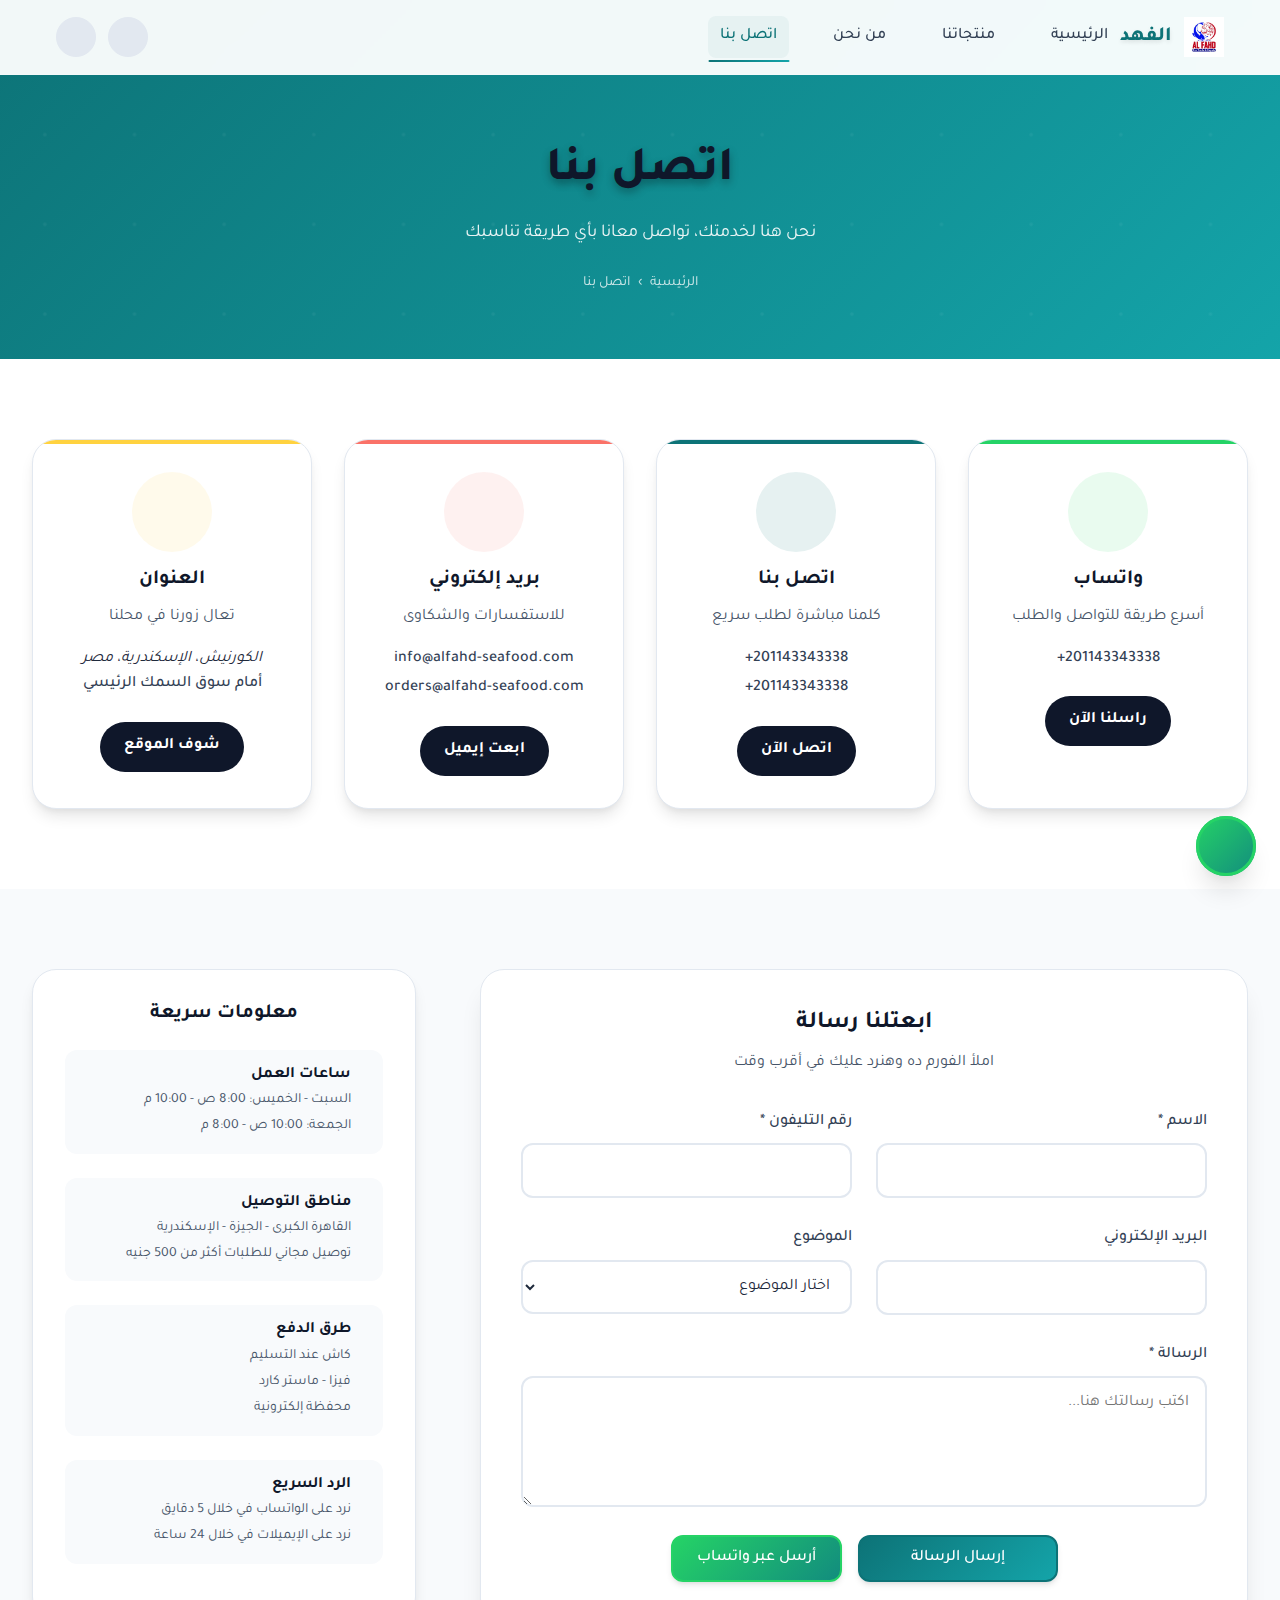
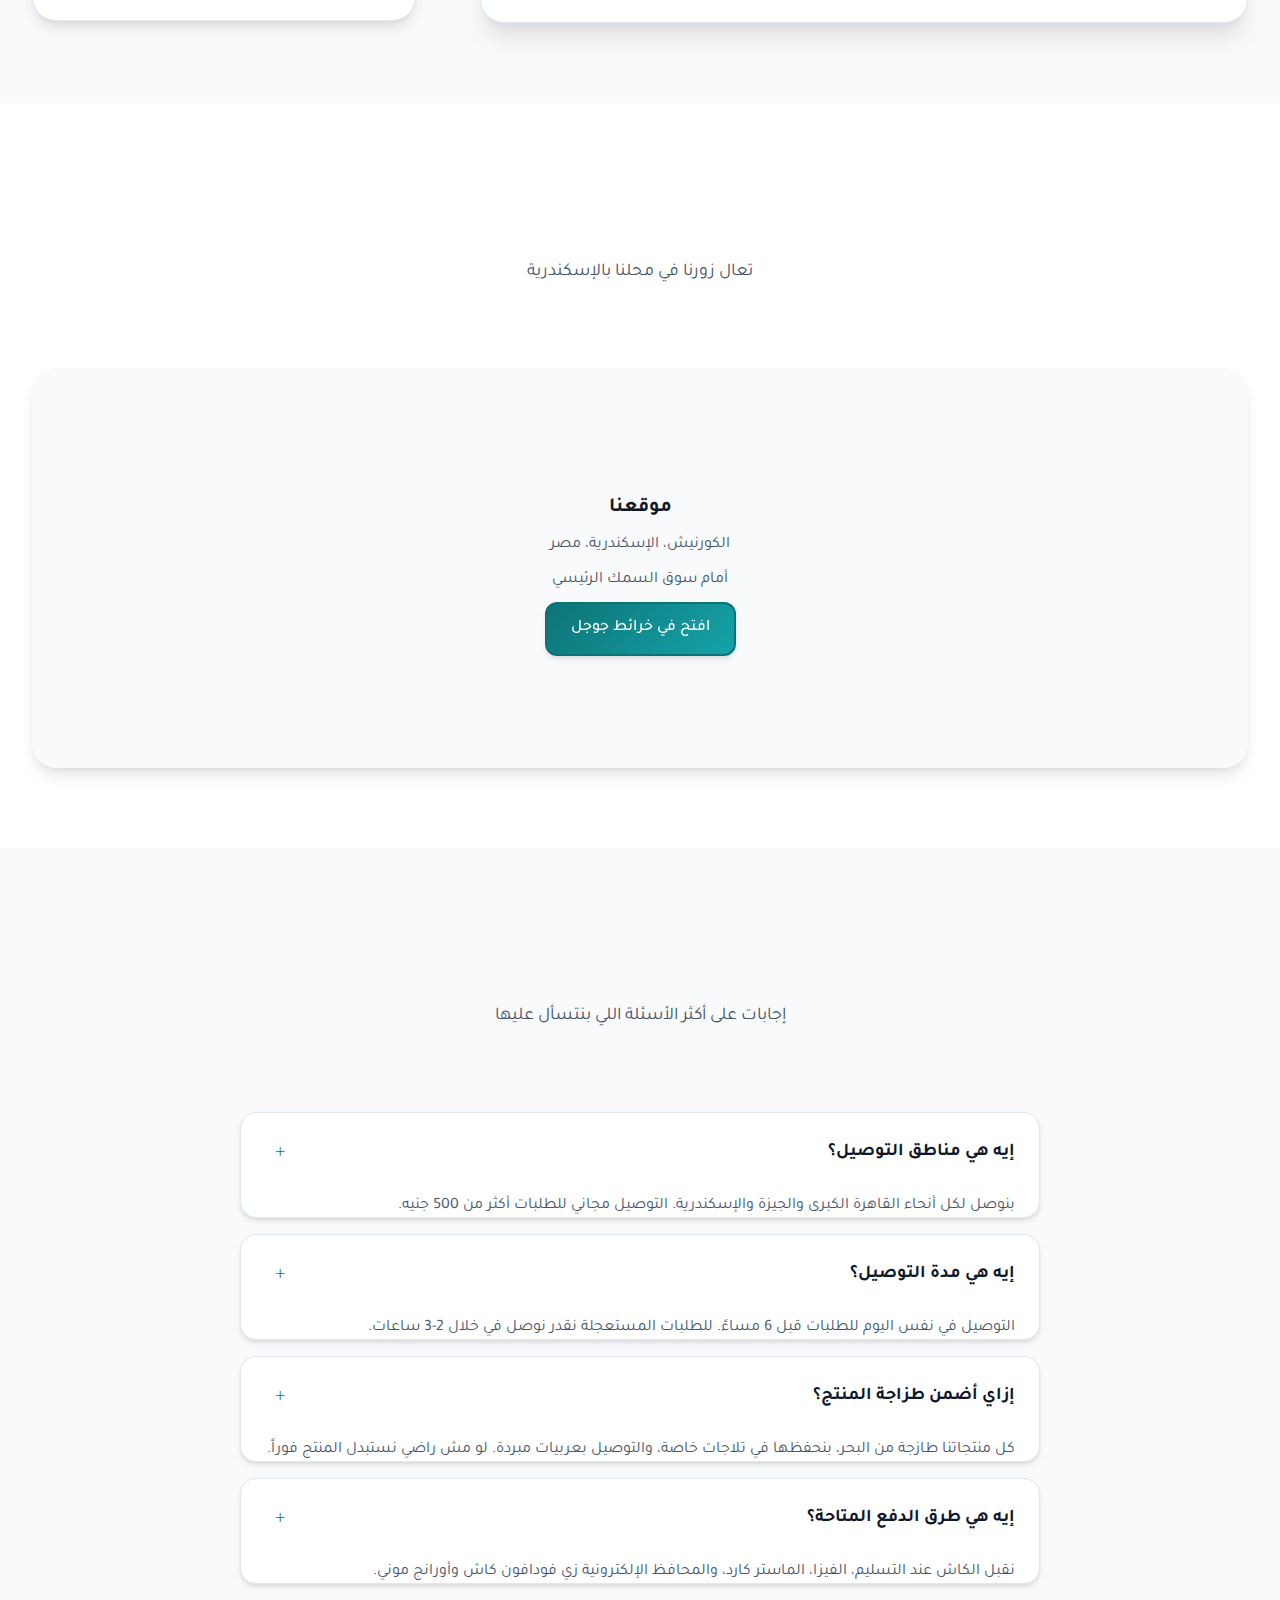
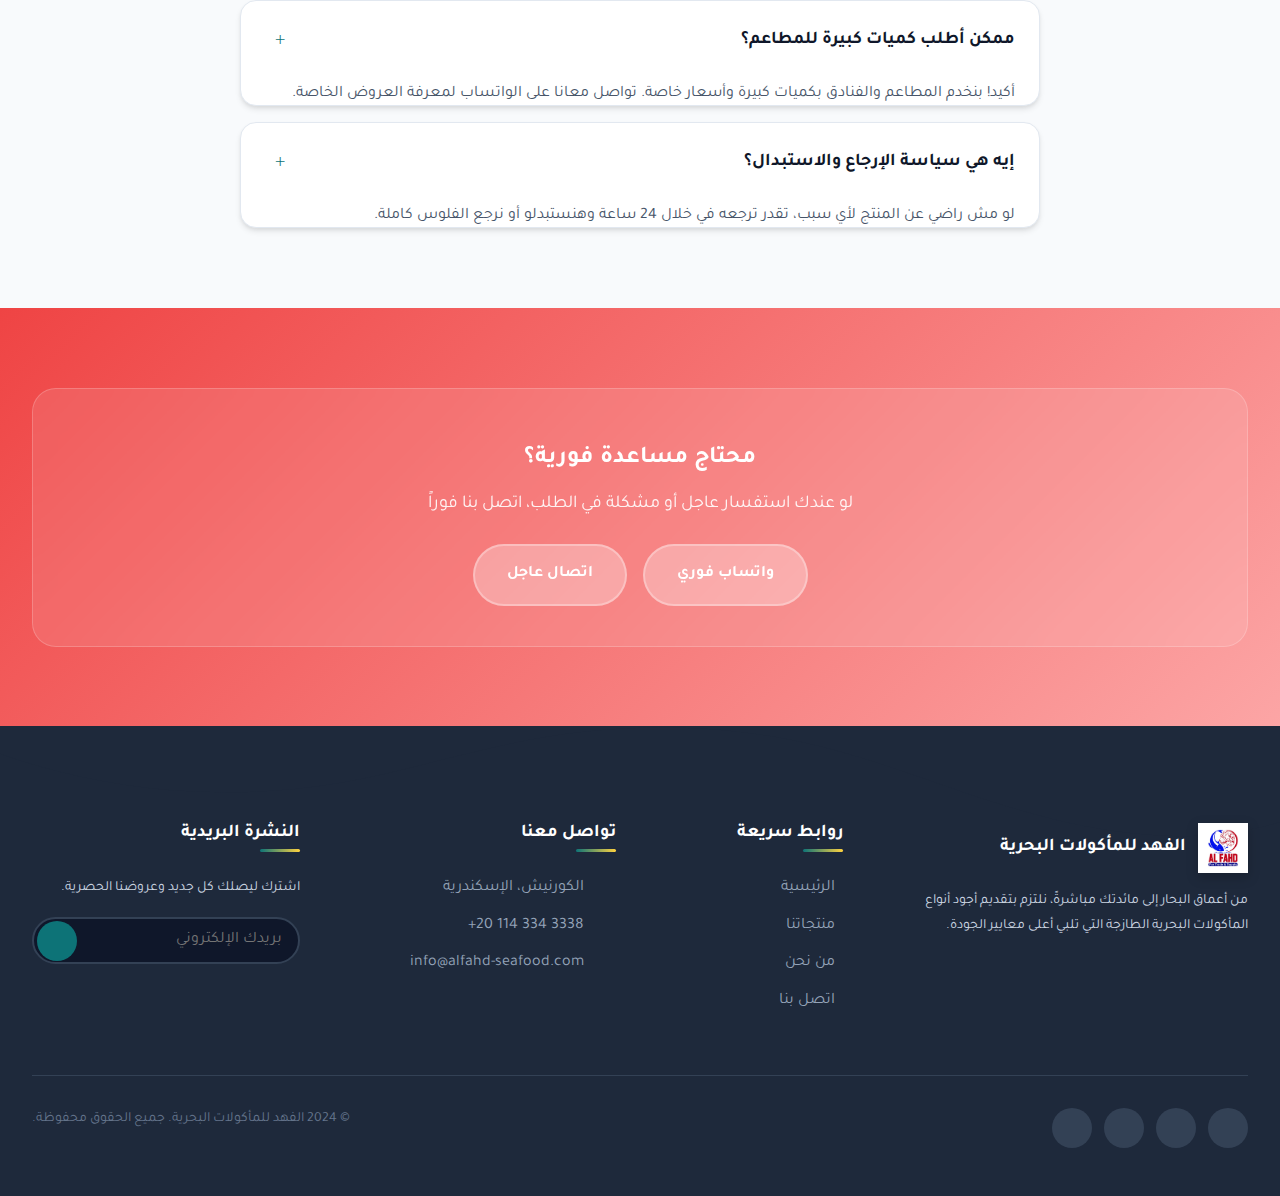
<file: contact.html>
<!DOCTYPE html>
<html lang="ar" dir="rtl">
<head>
    <meta charset="UTF-8">
    <meta name="viewport" content="width=device-width, initial-scale=1.0">
    <title>اتصل بنا - الفهد للمأكولات البحرية</title>
    <meta name="description" content="تواصل مع الفهد للمأكولات البحرية - عنواننا، أرقام التواصل، ساعات العمل، وطرق التواصل المختلفة">
    <meta name="keywords" content="تواصل، اتصل بنا، عنوان، تلفون، واتساب، الفهد، مأكولات بحرية">
    
    <!-- Favicon -->
    <link rel="icon" type="image/x-icon" href="images/favicon.ico">
    
    <!-- Fonts -->
    <link rel="preconnect" href="https://fonts.googleapis.com">
    <link rel="preconnect" href="https://fonts.gstatic.com" crossorigin>
    <link href="https://fonts.googleapis.com/css2?family=Tajawal:wght@200;300;400;500;700;800;900&display=swap" rel="stylesheet">
    
    <!-- Icons -->
    <link rel="stylesheet" href="https://cdnjs.cloudflare.com/ajax/libs/font-awesome/6.5.2/css/all.min.css" integrity="sha512-SnH5WK+bZxgPHs44uWIX+LLJAJ9/2PkPKZ5QiAj6Ta86w+fsb2TkcmfRyVX3pBnMFcV7oQPJkl9QevSCWr3W6A==" crossorigin="anonymous" referrerpolicy="no-referrer" />

    <!-- CSS -->
    <link rel="stylesheet" href="css/style.css">
</head>
<body>
    <!-- Navigation -->
    <nav class="navbar" id="navbar">
        <div class="nav-container">
            <div class="nav-logo">
                <img src="images/about/logo.png" alt="الفهد للمأكولات البحرية" class="logo-img">
                <span class="logo-text">الفهد</span>
            </div>
            
            <div class="nav-menu" id="nav-menu">
                <a href="index.html" class="nav-link">الرئيسية</a>
                <a href="products.html" class="nav-link">منتجاتنا</a>
                <a href="about.html" class="nav-link">من نحن</a>
                <a href="contact.html" class="nav-link active">اتصل بنا</a>
            </div>

            <div class="nav-actions">
                <a href="https://wa.me/201143343338" class="nav-action-btn whatsapp-btn" target="_blank" aria-label="WhatsApp">
                    <i class="fab fa-whatsapp"></i>
                </a>
                <button id="dark-mode-toggle" class="nav-action-btn dark-mode-toggle" aria-label="Toggle dark mode">
                    <i class="fas fa-moon moon-icon"></i>
                    <i class="fas fa-sun sun-icon"></i>
                </button>
            </div>
            
            <div class="nav-toggle" id="nav-toggle">
                <span></span>
                <span></span>
                <span></span>
            </div>
        </div>
    </nav>

    <!-- Page Header -->
    <section class="page-header">
        <div class="container">
            <div class="header-content">
                <h1 class="page-title">اتصل بنا</h1>
                <p class="page-subtitle">نحن هنا لخدمتك، تواصل معانا بأي طريقة تناسبك</p>
                <nav class="breadcrumb">
                    <a href="index.html">الرئيسية</a>
                    <span>›</span>
                    <span>اتصل بنا</span>
                </nav>
            </div>
        </div>
    </section>

    <!-- Contact Methods Section -->
    <section class="contact-methods">
        <div class="container">
            <div class="contact-grid">
                <div class="contact-card whatsapp-card">
                    <div class="contact-icon">
                        <span><i class="fab fa-whatsapp"></i></span>
                    </div>
                    <h3 class="contact-title">واتساب</h3>
                    <p class="contact-description">أسرع طريقة للتواصل والطلب</p>
                    <div class="contact-details">
                        <a href="https://wa.me/201143343338" target="_blank">201143343338+</a>
                    </div>
                    <a href="https://wa.me/201143343338?text=أهلاً، أريد الاستفسار عن منتجاتكم" 
                       class="contact-btn whatsapp-btn" target="_blank">
                        راسلنا الآن
                    </a>
                </div>

                <div class="contact-card phone-card">
                    <div class="contact-icon">
                        <span><i class="fas fa-phone"></i></span>
                    </div>
                    <h3 class="contact-title">اتصل بنا</h3>
                    <p class="contact-description">كلمنا مباشرة لطلب سريع</p>
                    <div class="contact-details">
                        <a href="tel:+201143343338">201143343338+</a>
                        <a href="tel:+201143343338">201143343338+</a>
                    </div>
                    <a href="tel:+201143343338" class="contact-btn phone-btn">
                        اتصل الآن
                    </a>
                </div>

                <div class="contact-card email-card">
                    <div class="contact-icon">
                        <span><i class="fas fa-envelope"></i></span>
                    </div>
                    <h3 class="contact-title">بريد إلكتروني</h3>
                    <p class="contact-description">للاستفسارات والشكاوى</p>
                    <div class="contact-details">
                        <a href="mailto:info@alfahd-seafood.com">info@alfahd-seafood.com</a>
                        <a href="mailto:orders@alfahd-seafood.com">orders@alfahd-seafood.com</a>
                    </div>
                    <a href="mailto:info@alfahd-seafood.com" class="contact-btn email-btn">
                        ابعت إيميل
                    </a>
                </div>

                <div class="contact-card location-card">
                    <div class="contact-icon">
                        <span><i class="fas fa-location-dot"></i></span>
                    </div>
                    <h3 class="contact-title">العنوان</h3>
                    <p class="contact-description">تعال زورنا في محلنا</p>
                    <div class="contact-details">
                        <address>الكورنيش، الإسكندرية، مصر</address>
                        <span>أمام سوق السمك الرئيسي</span>
                    </div>
                    <a href="https://maps.google.com/?q=Alexandria+Egypt" 
                       class="contact-btn location-btn" target="_blank">
                        شوف الموقع
                    </a>
                </div>
            </div>
        </div>
    </section>

    <!-- Contact Form Section -->
    <section class="contact-form-section">
        <div class="container">
            <div class="form-container">
                <div class="form-content">
                    <div class="form-header">
                        <h2 class="form-title">ابعتلنا رسالة</h2>
                        <p class="form-subtitle">املأ الفورم ده وهنرد عليك في أقرب وقت</p>
                    </div>

                    <form id="contactForm" class="contact-form" novalidate>
                        <div class="form-row">
                            <div class="form-group">
                                <label for="name">الاسم *</label>
                                <input type="text" id="name" name="name" required>
                                <span class="error-message"></span>
                            </div>
                            
                            <div class="form-group">
                                <label for="phone">رقم التليفون *</label>
                                <input type="tel" id="phone" name="phone" required>
                                <span class="error-message"></span>
                            </div>
                        </div>

                        <div class="form-row">
                            <div class="form-group">
                                <label for="email">البريد الإلكتروني</label>
                                <input type="email" id="email" name="email">
                                <span class="error-message"></span>
                            </div>
                            
                            <div class="form-group">
                                <label for="subject">الموضوع</label>
                                <select id="subject" name="subject">
                                    <option value="">اختار الموضوع</option>
                                    <option value="inquiry">استفسار عن منتج</option>
                                    <option value="order">طلب جديد</option>
                                    <option value="complaint">شكوى</option>
                                    <option value="suggestion">اقتراح</option>
                                    <option value="other">أخرى</option>
                                </select>
                            </div>
                        </div>

                        <div class="form-group">
                            <label for="message">الرسالة *</label>
                            <textarea id="message" name="message" rows="5" 
                                    placeholder="اكتب رسالتك هنا..." required></textarea>
                            <span class="error-message"></span>
                        </div>

                        <div class="form-actions">
                            <button type="submit" class="btn btn-primary form-submit-btn">
                                <span class="btn-text">إرسال الرسالة</span>
                                <span class="btn-loading" style="display: none;">جاري الإرسال...</span>
                                <div class="btn-ripple"></div>
                            </button>
                            
                            <button type="button" id="whatsappFormBtn" class="btn btn-whatsapp">
                                <span><i class="fab fa-whatsapp"></i> أرسل عبر واتساب</span>
                                <div class="btn-ripple"></div>
                            </button>
                        </div>
                    </form>
                </div>

                <div class="form-visual">
                    <div class="contact-info-card">
                        <h3>معلومات سريعة</h3>
                        
                        <div class="info-item">
                            <div class="info-icon"><i class="fas fa-clock"></i></div>
                            <div class="info-content">
                                <h4>ساعات العمل</h4>
                                <p>السبت - الخميس: 8:00 ص - 10:00 م</p>
                                <p>الجمعة: 10:00 ص - 8:00 م</p>
                            </div>
                        </div>

                        <div class="info-item">
                            <div class="info-icon"><i class="fas fa-truck"></i></div>
                            <div class="info-content">
                                <h4>مناطق التوصيل</h4>
                                <p>القاهرة الكبرى - الجيزة - الإسكندرية</p>
                                <p>توصيل مجاني للطلبات أكثر من 500 جنيه</p>
                            </div>
                        </div>

                        <div class="info-item">
                            <div class="info-icon"><i class="fas fa-credit-card"></i></div>
                            <div class="info-content">
                                <h4>طرق الدفع</h4>
                                <p>كاش عند التسليم</p>
                                <p>فيزا - ماستر كارد</p>
                                <p>محفظة إلكترونية</p>
                            </div>
                        </div>

                        <div class="info-item">
                            <div class="info-icon"><i class="fas fa-bullseye"></i></div>
                            <div class="info-content">
                                <h4>الرد السريع</h4>
                                <p>نرد على الواتساب في خلال 5 دقايق</p>
                                <p>نرد على الإيميلات في خلال 24 ساعة</p>
                            </div>
                        </div>
                    </div>
                </div>
            </div>
        </div>
    </section>

    <!-- Map Section -->
    <section class="map-section">
        <div class="container">
            <div class="section-header">
                <h2 class="section-title">مكاننا على الخريطة</h2>
                <p class="section-subtitle">تعال زورنا في محلنا بالإسكندرية</p>
            </div>
            
            <div class="map-container">
                <div class="map-placeholder">
                    <div class="map-icon"><i class="fas fa-map-marked-alt"></i></div>
                    <h3>موقعنا</h3>
                    <p>الكورنيش، الإسكندرية، مصر</p>
                    <p>أمام سوق السمك الرئيسي</p>
                    <a href="https://maps.google.com/?q=Alexandria+Egypt" 
                       class="btn btn-primary" target="_blank">
                        افتح في خرائط جوجل
                    </a>
                </div>
            </div>
        </div>
    </section>

    <!-- FAQ Section -->
    <section class="faq-section">
        <div class="container">
            <div class="section-header">
                <h2 class="section-title">أسئلة شائعة</h2>
                <p class="section-subtitle">إجابات على أكثر الأسئلة اللي بنتسأل عليها</p>
            </div>
            
            <div class="faq-grid">
                <div class="faq-item">
                    <div class="faq-question" onclick="toggleFaq(this)">
                        <h3>إيه هي مناطق التوصيل؟</h3>
                        <span class="faq-icon">+</span>
                    </div>
                    <div class="faq-answer">
                        <p>بنوصل لكل أنحاء القاهرة الكبرى والجيزة والإسكندرية. التوصيل مجاني للطلبات أكثر من 500 جنيه.</p>
                    </div>
                </div>

                <div class="faq-item">
                    <div class="faq-question" onclick="toggleFaq(this)">
                        <h3>إيه هي مدة التوصيل؟</h3>
                        <span class="faq-icon">+</span>
                    </div>
                    <div class="faq-answer">
                        <p>التوصيل في نفس اليوم للطلبات قبل 6 مساءً. للطلبات المستعجلة نقدر نوصل في خلال 2-3 ساعات.</p>
                    </div>
                </div>

                <div class="faq-item">
                    <div class="faq-question" onclick="toggleFaq(this)">
                        <h3>إزاي أضمن طزاجة المنتج؟</h3>
                        <span class="faq-icon">+</span>
                    </div>
                    <div class="faq-answer">
                        <p>كل منتجاتنا طازجة من البحر، بنحفظها في تلاجات خاصة، والتوصيل بعربيات مبردة. لو مش راضي نستبدل المنتج فوراً.</p>
                    </div>
                </div>

                <div class="faq-item">
                    <div class="faq-question" onclick="toggleFaq(this)">
                        <h3>إيه هي طرق الدفع المتاحة؟</h3>
                        <span class="faq-icon">+</span>
                    </div>
                    <div class="faq-answer">
                        <p>نقبل الكاش عند التسليم، الفيزا، الماستر كارد، والمحافظ الإلكترونية زي فودافون كاش وأورانج موني.</p>
                    </div>
                </div>

                <div class="faq-item">
                    <div class="faq-question" onclick="toggleFaq(this)">
                        <h3>ممكن أطلب كميات كبيرة للمطاعم؟</h3>
                        <span class="faq-icon">+</span>
                    </div>
                    <div class="faq-answer">
                        <p>أكيد! بنخدم المطاعم والفنادق بكميات كبيرة وأسعار خاصة. تواصل معانا على الواتساب لمعرفة العروض الخاصة.</p>
                    </div>
                </div>

                <div class="faq-item">
                    <div class="faq-question" onclick="toggleFaq(this)">
                        <h3>إيه هي سياسة الإرجاع والاستبدال؟</h3>
                        <span class="faq-icon">+</span>
                    </div>
                    <div class="faq-answer">
                        <p>لو مش راضي عن المنتج لأي سبب، تقدر ترجعه في خلال 24 ساعة وهنستبدلو أو نرجع الفلوس كاملة.</p>
                    </div>
                </div>
            </div>
        </div>
    </section>

    <!-- Emergency Contact -->
    <section class="emergency-contact">
        <div class="container">
            <div class="emergency-card">
                <div class="emergency-icon"><i class="fas fa-exclamation-triangle"></i></div>
                <h3>محتاج مساعدة فورية؟</h3>
                <p>لو عندك استفسار عاجل أو مشكلة في الطلب، اتصل بنا فوراً</p>
                <div class="emergency-buttons">
                    <a href="https://wa.me/01143343338?text=مساعدة عاجلة" 
                       class="emergency-btn whatsapp" target="_blank">
                        <i class="fab fa-whatsapp"></i> واتساب فوري
                    </a>
                    <a href="tel:+201143343338" class="emergency-btn phone">
                        <i class="fas fa-phone"></i> اتصال عاجل
                    </a>
                </div>
            </div>
        </div>
    </section>

    <!-- Footer -->
    <footer class="footer">
        <div class="footer-shape">
            <svg data-name="Layer 1" xmlns="http://www.w3.org/2000/svg" viewBox="0 0 1200 120" preserveAspectRatio="none">
                <path d="M321.39,56.44c58-10.79,114.16-30.13,172-41.86,82.39-16.72,168.19-17.73,250.45-.39C823.78,31,906.67,72,985.66,92.83c70.05,18.48,146.53,26.09,214.34,3V0H0V27.35A600.21,600.21,0,0,0,321.39,56.44Z" class="shape-fill"></path>
            </svg>
        </div>
        <div class="container">
            <div class="footer-content">
                <div class="footer-col about-col">
                    <div class="footer-logo">
                        <img src="images/about/logo.png" alt="الفهد للمأكولات البحرية">
                        <span>الفهد للمأكولات البحرية</span>
                    </div>
                    <p>
                        من أعماق البحار إلى مائدتك مباشرةً، نلتزم بتقديم أجود أنواع المأكولات البحرية الطازجة التي تلبي أعلى معايير الجودة.
                    </p>
                </div>

                <div class="footer-col links-col">
                    <h4 class="footer-title">روابط سريعة</h4>
                    <ul>
                        <li><a href="index.html"><i class="fas fa-angle-left"></i> الرئيسية</a></li>
                        <li><a href="products.html"><i class="fas fa-angle-left"></i> منتجاتنا</a></li>
                        <li><a href="about.html"><i class="fas fa-angle-left"></i> من نحن</a></li>
                        <li><a href="contact.html"><i class="fas fa-angle-left"></i> اتصل بنا</a></li>
                    </ul>
                </div>

                <div class="footer-col contact-col">
                    <h4 class="footer-title">تواصل معنا</h4>
                    <ul>
                        <li><i class="fas fa-map-marker-alt"></i> الكورنيش، الإسكندرية</li>
                        <li><i class="fas fa-phone"></i> <a href="tel:+201143343338" dir="ltr">+20 114 334 3338</a></li>
                        <li><i class="fas fa-envelope"></i> <a href="mailto:info@alfahd-seafood.com">info@alfahd-seafood.com</a></li>
                    </ul>
                </div>

                <div class="footer-col newsletter-col">
                    <h4 class="footer-title">النشرة البريدية</h4>
                    <p>اشترك ليصلك كل جديد وعروضنا الحصرية.</p>
                    <form id="newsletter-form" class="newsletter-form" novalidate>
                        <input type="email" name="email" placeholder="بريدك الإلكتروني" required>
                        <button type="submit" aria-label="اشتراك"><i class="fas fa-paper-plane"></i></button>
                    </form>
                </div>
            </div>

            <div class="footer-bottom">
                <div class="social-icons">
                    <a href="#" aria-label="Facebook"><i class="fab fa-facebook-f"></i></a>
                    <a href="#" aria-label="Twitter"><i class="fab fa-twitter"></i></a>
                    <a href="#" aria-label="Instagram"><i class="fab fa-instagram"></i></a>
                    <a href="https://wa.me/201143343338" aria-label="WhatsApp"><i class="fab fa-whatsapp"></i></a>
                </div>
                <p class="copyright-text">&copy; 2024 الفهد للمأكولات البحرية. جميع الحقوق محفوظة.</p>
            </div>
        </div>
    </footer>

    <!-- WhatsApp Float Button -->
    <a href="https://wa.me/201143343338?text=أهلاً، أريد الاستفسار عن منتجاتكم" 
       class="whatsapp-float" target="_blank" aria-label="تواصل معنا عبر الواتساب">
        <div class="whatsapp-icon-float"><i class="fab fa-whatsapp"></i></div>
        <div class="whatsapp-pulse"></div>
    </a>

    <!-- Back to Top Button -->
    <button id="back-to-top" class="back-to-top" aria-label="العودة للأعلى">
        <span><i class="fas fa-arrow-up"></i></span>
    </button>

    <!-- Success Modal -->
    <div id="successModal" class="modal success-modal">
        <div class="modal-content">
            <div class="success-icon">✅</div>
            <h3>تم إرسال رسالتك بنجاح!</h3>
            <p>شكراً لتواصلك معانا، هنرد عليك في أقرب وقت</p>
            <button onclick="closeSuccessModal()" class="btn btn-primary">حسناً</button>
        </div>
    </div>

    <!-- JavaScript -->
    <script src="js/main.js"></script>
</body>
</html>
</file>
<file: css/style.css>
/* ==========================================================================
   ALFAHD SEAFOOD - MODERN LUXURY WEBSITE STYLES
   ========================================================================== */

/* ==========================================================================
   BASE STYLES & VARIABLES
   ========================================================================== */
:root {
    /* Colors - Ocean-inspired luxury palette */
    --primary-color: #0d7377;
    --primary-dark: #064e51;
    --primary-light: #14a4a9;
    --secondary-color: #fa7268;
    --secondary-dark: #e55a4f;
    --accent-color: #ffd23f;
    --accent-dark: #e6bd36;
    
    /* Neutral colors */
    --white: #ffffff;
    --black: #1a1a1a;
    --gray-100: #f8fafc;
    --gray-200: #e2e8f0;
    --gray-300: #cbd5e1;
    --gray-400: #94a3b8;
    --gray-500: #64748b;
    --gray-600: #475569;
    --gray-700: #334155;
    --gray-800: #1e293b;
    --gray-900: #0f172a;
    
    /* Semantic colors */
    --success-color: #10b981;
    --warning-color: #f59e0b;
    --error-color: #ef4444;
    --info-color: #3b82f6;
    
    /* Typography */
    --font-family: 'Tajawal', -apple-system, BlinkMacSystemFont, 'Segoe UI', Roboto, sans-serif;
    --font-size-xs: 0.75rem;
    --font-size-sm: 0.875rem;
    --font-size-base: 1rem;
    --font-size-lg: 1.125rem;
    --font-size-xl: 1.25rem;
    --font-size-2xl: 1.5rem;
    --font-size-3xl: 1.875rem;
    --font-size-4xl: 2.25rem;
    --font-size-5xl: 3rem;
    
    /* Spacing */
    --spacing-1: 0.25rem;
    --spacing-2: 0.5rem;
    --spacing-3: 0.75rem;
    --spacing-4: 1rem;
    --spacing-5: 1.25rem;
    --spacing-6: 1.5rem;
    --spacing-8: 2rem;
    --spacing-10: 2.5rem;
    --spacing-12: 3rem;
    --spacing-16: 4rem;
    --spacing-20: 5rem;
    --spacing-24: 6rem;
    
    /* Shadows & Effects */
    --shadow-sm: 0 1px 2px 0 rgba(0, 0, 0, 0.05);
    --shadow-md: 0 4px 6px -1px rgba(0, 0, 0, 0.1), 0 2px 4px -1px rgba(0, 0, 0, 0.06);
    --shadow-lg: 0 10px 15px -3px rgba(0, 0, 0, 0.1), 0 4px 6px -2px rgba(0, 0, 0, 0.05);
    --shadow-xl: 0 20px 25px -5px rgba(0, 0, 0, 0.1), 0 10px 10px -5px rgba(0, 0, 0, 0.04);
    --shadow-2xl: 0 25px 50px -12px rgba(0, 0, 0, 0.25);
    
    /* Transitions */
    --transition-fast: 0.15s ease-out;
    --transition-base: 0.3s ease-out;
    --transition-slow: 0.5s ease-out;
    
    /* Border radius */
    --border-radius-sm: 0.375rem;
    --border-radius-md: 0.5rem;
    --border-radius-lg: 0.75rem;
    --border-radius-xl: 1rem;
    --border-radius-2xl: 1.5rem;
    --border-radius-full: 9999px;
    
    /* Z-index levels */
    --z-dropdown: 1000;
    --z-sticky: 1020;
    --z-fixed: 1030;
    --z-modal-backdrop: 1040;
    --z-modal: 1050;
    --z-popover: 1060;
    --z-tooltip: 1070;
    --z-toast: 1080;
}

/* ==========================================================================
   DARK MODE & THEME TRANSITIONS
   ========================================================================== */
body {
    --bg-color: var(--white);
    --text-color: var(--gray-800);
    --heading-color: var(--gray-900);
    --card-bg: var(--white);
    --border-color: var(--gray-200);
    --navbar-bg: rgba(255, 255, 255, 0.95);
    --footer-wave-fill: #f8fafc;

    transition: background-color 1s ease-in-out, color 1s ease-in-out;
}

body.dark-mode {
    --bg-color: var(--gray-900);
    --text-color: var(--gray-300);
    --heading-color: var(--white);
    --card-bg: var(--gray-800);
    --border-color: var(--gray-700);
    --navbar-bg: rgba(15, 23, 42, 0.9); /* gray-900 with opacity */
    --footer-wave-fill: #0f172a; /* gray-900 */
}

/* Apply theme variables */
body {
    background-color: var(--bg-color);
    color: var(--text-color);
}

h1, h2, h3, h4, h5, h6 {
    color: var(--heading-color);
    transition: color 1s ease-in-out;
}

.feature-card, .product-card, .testimonial-card, .vm-card, .value-card, .team-card, .contact-card, .form-content, .contact-info-card, .faq-item, .modal-content {
    background-color: var(--card-bg);
    border: 1px solid var(--border-color);
    transition: background-color 1s ease-in-out, border-color 1s ease-in-out;
}

.navbar {
    background: var(--navbar-bg);
    border-bottom: 1px solid var(--border-color);
    transition: background-color 1s ease-in-out, border-color 1s ease-in-out;
}

.nav-link {
    color: var(--text-color);
}

.nav-link:hover, .nav-link.active {
    color: var(--primary-color);
}

.footer-wave path {
    fill: var(--footer-wave-fill);
    transition: fill 1s ease-in-out;
}

input, textarea, select {
    background-color: var(--bg-color);
    color: var(--text-color);
    border-color: var(--border-color);
    transition: background-color 1s ease-in-out, color 1s ease-in-out, border-color 1s ease-in-out;
}

input:focus, textarea:focus, select:focus {
    background-color: var(--card-bg);
}

/* ==========================================================================
   RESET & BASE STYLES
   ========================================================================== */
*,
*::before,
*::after {
    box-sizing: border-box;
    margin: 0;
    padding: 0;
}

html {
    scroll-behavior: smooth;
    font-size: 16px;
}

body {
    font-family: var(--font-family);
    font-size: var(--font-size-base);
    line-height: 1.6;
    direction: rtl;
    text-align: right;
    -webkit-font-smoothing: antialiased;
    -moz-osx-font-smoothing: grayscale;
    overflow-x: hidden;
}

/* Remove default list styles */
ul, ol {
    list-style: none;
}

/* Remove default link styles */
a {
    text-decoration: none;
    color: inherit;
    transition: all var(--transition-base);
}

/* Remove default button styles */
button {
    background: none;
    border: none;
    cursor: pointer;
    font-family: inherit;
    font-size: inherit;
    transition: all var(--transition-base);
}

/* Image optimization */
img {
    max-width: 100%;
    height: auto;
    display: block;
}

/* Form elements */
input,
textarea,
select {
    font-family: inherit;
    font-size: inherit;
    border: 1px solid var(--gray-300);
    border-radius: var(--border-radius-md);
    padding: var(--spacing-3) var(--spacing-4);
    transition: all var(--transition-base);
    width: 100%;
}

input:focus,
textarea:focus,
select:focus {
    outline: none;
    border-color: var(--primary-color);
    box-shadow: 0 0 0 3px rgba(13, 115, 119, 0.1);
}

/* ==========================================================================
   UTILITY CLASSES
   ========================================================================== */

/* Container */
.container {
    width: 100%;
    max-width: 1200px;
    margin: 0 auto;
    padding: 0 var(--spacing-4);
}

@media (min-width: 768px) {
    .container {
        padding: 0 var(--spacing-6);
    }
}

@media (min-width: 1024px) {
    .container {
        padding: 0 var(--spacing-8);
    }
}

/* Section spacing */
section {
    padding: var(--spacing-16) 0;
}

@media (min-width: 768px) {
    section {
        padding: var(--spacing-20) 0;
    }
}

/* Visually hidden */
.sr-only {
    position: absolute;
    width: 1px;
    height: 1px;
    padding: 0;
    margin: -1px;
    overflow: hidden;
    clip: rect(0, 0, 0, 0);
    white-space: nowrap;
    border: 0;
}

/* ==========================================================================
   TYPOGRAPHY
   ========================================================================== */
h1, h2, h3, h4, h5, h6 {
    font-weight: 700;
    line-height: 1.2;
    margin-bottom: var(--spacing-4);
    color: var(--gray-900);
}

h1 {
    font-size: var(--font-size-4xl);
    font-weight: 800;
}

h2 {
    font-size: var(--font-size-3xl);
    font-weight: 700;
}

h3 {
    font-size: var(--font-size-2xl);
    font-weight: 600;
}

h4 {
    font-size: var(--font-size-xl);
    font-weight: 600;
}

h5 {
    font-size: var(--font-size-lg);
    font-weight: 500;
}

h6 {
    font-size: var(--font-size-base);
    font-weight: 500;
}

p {
    margin-bottom: var(--spacing-4);
    line-height: 1.7;
}

@media (min-width: 768px) {
    h1 {
        font-size: var(--font-size-5xl);
    }
    
    h2 {
        font-size: var(--font-size-4xl);
    }
    
    h3 {
        font-size: var(--font-size-3xl);
    }
}

/* ==========================================================================
   BUTTONS
   ========================================================================== */
.btn {
    position: relative;
    display: inline-flex;
    align-items: center;
    justify-content: center;
    padding: var(--spacing-3) var(--spacing-6);
    font-size: var(--font-size-base);
    font-weight: 500;
    border-radius: var(--border-radius-lg);
    cursor: pointer;
    transition: all var(--transition-base);
    overflow: hidden;
    text-align: center;
    border: 2px solid transparent;
    min-width: 140px;
    text-decoration: none;
}

.btn-primary {
    background: linear-gradient(135deg, var(--primary-color), var(--primary-light));
    color: var(--white);
    box-shadow: var(--shadow-md);
    border-color: var(--primary-color);
}

.btn-primary:hover {
    background: linear-gradient(135deg, var(--primary-dark), var(--primary-color));
    transform: translateY(-2px);
    box-shadow: var(--shadow-lg);
}

.btn-secondary {
    background: linear-gradient(135deg, var(--secondary-color), #ff8a80);
    color: var(--white);
    box-shadow: var(--shadow-md);
    border-color: var(--secondary-color);
}

.btn-secondary:hover {
    background: linear-gradient(135deg, var(--secondary-dark), var(--secondary-color));
    transform: translateY(-2px);
    box-shadow: var(--shadow-lg);
}

.btn-whatsapp {
    background: linear-gradient(135deg, #25d366, #128c7e);
    color: var(--white);
    box-shadow: var(--shadow-md);
    border-color: #25d366;
}

.btn-whatsapp:hover {
    background: linear-gradient(135deg, #128c7e, #075e54);
    transform: translateY(-2px);
    box-shadow: var(--shadow-lg);
}

.btn-whatsapp-large {
    padding: var(--spacing-4) var(--spacing-8);
    font-size: var(--font-size-lg);
    font-weight: 600;
    background: linear-gradient(135deg, #25d366, #128c7e);
    color: var(--white);
    box-shadow: var(--shadow-lg);
    border-color: #25d366;
}

.btn-whatsapp-large:hover {
    background: linear-gradient(135deg, #128c7e, #075e54);
    transform: translateY(-3px);
    box-shadow: var(--shadow-xl);
}

.btn-outline {
    background: transparent;
    color: var(--primary-color);
    border: 2px solid var(--primary-color);
}

.btn-outline:hover {
    background: var(--primary-color);
    color: var(--white);
    transform: translateY(-2px);
    box-shadow: var(--shadow-md);
}

/* Button ripple effect */
.btn-ripple {
    position: absolute;
    top: 50%;
    left: 50%;
    width: 0;
    height: 0;
    background: rgba(255, 255, 255, 0.3);
    border-radius: 50%;
    transform: translate(-50%, -50%);
    transition: width 0.6s, height 0.6s;
    pointer-events: none;
}

.btn:active .btn-ripple {
    width: 300px;
    height: 300px;
}

/* Button sizes */
.btn-sm {
    padding: var(--spacing-2) var(--spacing-4);
    font-size: var(--font-size-sm);
    min-width: 100px;
}

.btn-lg {
    padding: var(--spacing-4) var(--spacing-8);
    font-size: var(--font-size-lg);
    min-width: 180px;
}

/* ==========================================================================
   PRELOADER
   ========================================================================== */
#preloader {
    position: fixed;
    top: 0;
    left: 0;
    width: 100vw;
    height: 100vh;
    background: linear-gradient(135deg, var(--primary-color), var(--primary-light));
    display: flex;
    align-items: center;
    justify-content: center;
    z-index: 9999;
    transition: opacity 0.5s ease-out;
}

#preloader.fade-out {
    opacity: 0;
    pointer-events: none;
}

.preloader-content {
    text-align: center;
    color: var(--white);
}

.fish-animation {
    position: relative;
    width: 80px;
    height: 40px;
    margin: 0 auto var(--spacing-6);
}

.fish-body {
    width: 60px;
    height: 30px;
    background: var(--white);
    border-radius: 50% 0 50% 50%;
    position: relative;
    animation: swim 2s ease-in-out infinite;
}

.fish-tail {
    width: 20px;
    height: 20px;
    background: var(--white);
    border-radius: 0 50% 50% 0;
    position: absolute;
    right: -10px;
    top: 5px;
    animation: tail-wave 1s ease-in-out infinite;
}

@keyframes swim {
    0%, 100% { transform: translateX(0); }
    50% { transform: translateX(10px); }
}

@keyframes tail-wave {
    0%, 100% { transform: scaleX(1); }
    50% { transform: scaleX(1.2); }
}

.loading-text {
    font-size: var(--font-size-lg);
    font-weight: 500;
    animation: pulse 1.5s ease-in-out infinite;
}

@keyframes pulse {
    0%, 100% { opacity: 1; }
    50% { opacity: 0.5; }
}

/* ==========================================================================
   NAVIGATION
   ========================================================================== */
.navbar {
    position: fixed;
    top: 0;
    left: 0;
    right: 0;
    background: rgba(255, 255, 255, 0.95);
    backdrop-filter: blur(10px);
    -webkit-backdrop-filter: blur(10px);
    border-bottom: 1px solid rgba(255, 255, 255, 0.2);
    z-index: var(--z-fixed);
    transition: all var(--transition-base);
    padding: var(--spacing-4) 0;
}

.navbar.scrolled {
    background: rgba(255, 255, 255, 0.98);
    backdrop-filter: blur(15px);
    -webkit-backdrop-filter: blur(15px);
    box-shadow: var(--shadow-lg);
    padding: var(--spacing-2) 0;
}

.nav-container {
    display: flex;
    align-items: center;
    justify-content: space-between;
    max-width: 1200px;
    margin: 0 auto;
    padding: 0 var(--spacing-4);
}

.nav-logo {
    display: flex;
    align-items: center;
    gap: var(--spacing-3);
}

.logo-img {
    width: 40px;
    height: 40px;
    object-fit: contain;
    transition: transform var(--transition-base);
}

.logo-img:hover {
    transform: scale(1.1);
}

.logo-text {
    font-size: var(--font-size-xl);
    font-weight: 800;
    color: var(--primary-color);
    text-shadow: 0 2px 4px rgba(0, 0, 0, 0.1);
}

.nav-menu {
    display: none;
    align-items: center;
    gap: var(--spacing-8);
}

@media (min-width: 768px) {
    .nav-menu {
        display: flex;
    }
}

.nav-link {
    position: relative;
    font-weight: 500;
    color: var(--gray-700);
    padding: var(--spacing-2) var(--spacing-3);
    border-radius: var(--border-radius-md);
    transition: all var(--transition-base);
}

.nav-link::before {
    content: '';
    position: absolute;
    bottom: -4px;
    left: 50%;
    width: 0;
    height: 2px;
    background: linear-gradient(90deg, var(--primary-color), var(--primary-light));
    border-radius: 2px;
    transform: translateX(-50%);
    transition: width var(--transition-base);
}

.nav-link:hover,
.nav-link.active {
    color: var(--primary-color);
    background: rgba(13, 115, 119, 0.05);
}

.nav-link:hover::before,
.nav-link.active::before {
    width: 100%;
}

.whatsapp-nav {
    background: linear-gradient(135deg, #25d366, #128c7e);
    color: var(--white) !important;
    padding: var(--spacing-2) var(--spacing-4);
    border-radius: var(--border-radius-full);
    display: flex;
    align-items: center;
    gap: var(--spacing-2);
    font-weight: 600;
    box-shadow: var(--shadow-md);
}

.whatsapp-nav:hover {
    background: linear-gradient(135deg, #128c7e, #075e54);
    transform: translateY(-2px);
    box-shadow: var(--shadow-lg);
}

.whatsapp-nav::before {
    display: none;
}

.nav-toggle {
    display: flex;
    flex-direction: column;
    gap: 4px;
    cursor: pointer;
    padding: var(--spacing-2);
}

@media (min-width: 768px) {
    .nav-toggle {
        display: none;
    }
}

.nav-toggle span {
    width: 25px;
    height: 3px;
    background: var(--primary-color);
    border-radius: 2px;
    transition: all var(--transition-base);
    transform-origin: center;
}

.nav-toggle.active span:first-child {
    transform: rotate(45deg) translate(6px, 6px);
}

.nav-toggle.active span:nth-child(2) {
    opacity: 0;
}

.nav-toggle.active span:last-child {
    transform: rotate(-45deg) translate(6px, -6px);
}

.nav-actions {
    display: flex;
    align-items: center;
    gap: var(--spacing-3);
    margin-right: auto;
}

.nav-action-btn {
    background: var(--gray-200);
    border: 1px solid var(--border-color);
    width: 40px;
    height: 40px;
    border-radius: 50%;
    display: flex;
    align-items: center;
    justify-content: center;
    cursor: pointer;
    transition: all var(--transition-base);
    position: relative;
    overflow: hidden;
    color: var(--heading-color);
}

.nav-action-btn:hover {
    background: var(--gray-300);
    transform: scale(1.1);
}

.dark-mode-toggle i {
    font-size: var(--font-size-base);
    position: absolute;
    transition: transform 0.4s ease-out, opacity 0.4s ease-out;
}

.dark-mode-toggle .sun-icon {
    transform: translateY(20px) scale(0.8);
    opacity: 0;
}

.dark-mode-toggle .moon-icon {
    transform: translateY(0) scale(1);
    opacity: 1;
}

body.dark-mode .dark-mode-toggle .sun-icon {
    transform: translateY(0) scale(1);
    opacity: 1;
}

body.dark-mode .dark-mode-toggle .moon-icon {
    transform: translateY(-20px) scale(0.8);
    opacity: 0;
}

body.dark-mode .nav-action-btn {
    background: var(--gray-700);
}

body.dark-mode .nav-action-btn:hover {
    background: var(--gray-600);
}

/* Mobile menu */
@media (max-width: 767px) {
    .nav-menu {
        position: absolute;
        top: 100%;
        left: 0;
        right: 0;
        background: rgba(255, 255, 255, 0.98);
        backdrop-filter: blur(15px);
        -webkit-backdrop-filter: blur(15px);
        flex-direction: column;
        gap: 0;
        padding: var(--spacing-4);
        border-top: 1px solid rgba(13, 115, 119, 0.1);
        box-shadow: var(--shadow-xl);
        transform: translateY(-100%);
        opacity: 0;
        visibility: hidden;
        transition: all var(--transition-base);
    }
    
    .nav-menu.active {
        transform: translateY(0);
        opacity: 1;
        visibility: visible;
    }
    
    .nav-link {
        width: 100%;
        padding: var(--spacing-4);
        border-bottom: 1px solid rgba(13, 115, 119, 0.1);
        text-align: center;
    }
    
    .nav-link:last-child {
        border-bottom: none;
    }
    
    .whatsapp-nav {
        justify-content: center;
        margin-top: var(--spacing-4);
    }
}

/* ==========================================================================
   HERO SECTION
   ========================================================================== */
.hero {
    position: relative;
    min-height: 100vh;
    display: flex;
    align-items: center;
    background: linear-gradient(135deg, #0d7377 0%, #14a4a9 100%);
    overflow: hidden;
}

.hero-background {
    position: absolute;
    top: 0;
    left: 0;
    right: 0;
    bottom: 0;
    z-index: 1;
}

.ocean-wave {
    position: absolute;
    bottom: 0;
    left: 0;
    width: 100%;
    height: 100px;
    background: url("data:image/svg+xml,%3Csvg xmlns='http://www.w3.org/2000/svg' viewBox='0 0 1200 120' preserveAspectRatio='none'%3E%3Cpath d='M985.66,92.83C906.67,72,823.78,31,743.84,14.19c-82.26-17.34-168.06-16.33-250.45.39-57.84,11.73-114,31.07-172,41.86A600.21,600.21,0,0,1,0,27.35V120H1200V95.8C1132.19,118.92,1055.71,111.31,985.66,92.83Z' fill='%23ffffff' fill-opacity='0.1'/%3E%3C/svg%3E") bottom center/cover no-repeat;
    animation: wave-animation 3s ease-in-out infinite;
}

.wave1 {
    animation-delay: 0s;
    opacity: 0.7;
}

.wave2 {
    animation-delay: -1s;
    opacity: 0.5;
    height: 80px;
}

.wave3 {
    animation-delay: -2s;
    opacity: 0.3;
    height: 60px;
}

@keyframes wave-animation {
    0%, 100% {
        transform: translateX(0) scaleY(1);
    }
    50% {
        transform: translateX(-25px) scaleY(1.1);
    }
}

.hero-content {
    position: relative;
    z-index: 2;
    display: grid;
    grid-template-columns: 1fr;
    gap: var(--spacing-12);
    align-items: center;
    min-height: 80vh;
}

@media (min-width: 1024px) {
    .hero-content {
        grid-template-columns: 1fr 1fr;
        gap: var(--spacing-16);
    }
}

.hero-text {
    text-align: center;
}

@media (min-width: 1024px) {
    .hero-text {
        text-align: right;
    }
}

.hero-title {
    font-size: 2.5rem;
    font-weight: 900;
    color: var(--white);
    margin-bottom: var(--spacing-6);
    text-shadow: 0 4px 8px rgba(0, 0, 0, 0.3);
    line-height: 1.1;
}

@media (min-width: 768px) {
    .hero-title {
        font-size: 3.5rem;
    }
}

@media (min-width: 1024px) {
    .hero-title {
        font-size: 4rem;
    }
}

.title-line {
    display: block;
    animation: slide-up 1s ease-out forwards;
    opacity: 0;
    transform: translateY(50px);
}

.title-line:nth-child(1) {
    animation-delay: 0.2s;
}

.title-line:nth-child(2) {
    animation-delay: 0.4s;
}

.title-line:nth-child(3) {
    animation-delay: 0.6s;
}

.highlight {
    background: linear-gradient(135deg, var(--accent-color), #ffed4e);
    -webkit-background-clip: text;
    -webkit-text-fill-color: transparent;
    background-clip: text;
    position: relative;
}

@keyframes slide-up {
    to {
        opacity: 1;
        transform: translateY(0);
    }
}

.hero-description {
    font-size: var(--font-size-lg);
    color: rgba(255, 255, 255, 0.9);
    margin-bottom: var(--spacing-8);
    line-height: 1.8;
    max-width: 600px;
    margin-left: auto;
    margin-right: auto;
    animation: fade-in 1s ease-out 0.8s forwards;
    opacity: 0;
}

@media (min-width: 1024px) {
    .hero-description {
        margin-left: 0;
        margin-right: 0;
    }
}

@keyframes fade-in {
    to {
        opacity: 1;
    }
}

.hero-buttons {
    display: flex;
    flex-direction: column;
    gap: var(--spacing-4);
    align-items: center;
    animation: fade-in 1s ease-out 1s forwards;
    opacity: 0;
}

@media (min-width: 768px) {
    .hero-buttons {
        flex-direction: row;
        justify-content: center;
    }
}

@media (min-width: 1024px) {
    .hero-buttons {
        justify-content: flex-start;
    }
}

.hero-visual {
    position: relative;
    display: flex;
    align-items: center;
    justify-content: center;
    animation: slide-in-right 1s ease-out 0.5s forwards;
    opacity: 0;
    transform: translateX(50px);
}

@keyframes slide-in-right {
    to {
        opacity: 1;
        transform: translateX(0);
    }
}

.fish-container {
    position: absolute;
    top: 0;
    left: 0;
    right: 0;
    bottom: 0;
    z-index: 1;
}

.floating-fish {
    position: absolute;
    font-size: 2rem;
    animation: float 3s ease-in-out infinite;
    opacity: 0.8;
}

.fish-1 {
    top: 10%;
    right: 10%;
    animation-delay: 0s;
}

.fish-2 {
    top: 30%;
    left: 5%;
    animation-delay: -1s;
}

.fish-3 {
    bottom: 20%;
    right: 15%;
    animation-delay: -2s;
}

.fish-4 {
    bottom: 40%;
    left: 10%;
    animation-delay: -1.5s;
}

@keyframes float {
    0%, 100% {
        transform: translateY(0) rotate(0deg);
    }
    25% {
        transform: translateY(-10px) rotate(2deg);
    }
    50% {
        transform: translateY(-15px) rotate(0deg);
    }
    75% {
        transform: translateY(-5px) rotate(-2deg);
    }
}

.hero-image-3d {
    position: relative;
    z-index: 2;
    width: 400px;
    height: 400px;
    perspective: 1000px;
}

.hero-img {
    width: 100%;
    height: 100%;
    object-fit: cover;
    border-radius: var(--border-radius-2xl);
    box-shadow: var(--shadow-2xl);
    transform: rotateY(-15deg) rotateX(5deg);
    transition: transform var(--transition-slow);
}

.hero-img:hover {
    transform: rotateY(0deg) rotateX(0deg) scale(1.05);
}

.image-frame {
    position: absolute;
    top: -20px;
    left: -20px;
    right: -20px;
    bottom: -20px;
    border: 2px solid rgba(255, 255, 255, 0.3);
    border-radius: var(--border-radius-2xl);
    z-index: -1;
}

.scroll-indicator {
    position: absolute;
    bottom: var(--spacing-8);
    left: 50%;
    transform: translateX(-50%);
    color: var(--white);
    text-align: center;
    animation: bounce 2s infinite;
    z-index: 3;
}

.scroll-arrow {
    width: 30px;
    height: 30px;
    border-right: 2px solid var(--white);
    border-bottom: 2px solid var(--white);
    transform: rotate(45deg);
    margin: 0 auto var(--spacing-2);
}

@keyframes bounce {
    0%, 20%, 50%, 80%, 100% {
        transform: translateX(-50%) translateY(0);
    }
    40% {
        transform: translateX(-50%) translateY(-10px);
    }
    60% {
        transform: translateX(-50%) translateY(-5px);
    }
}

/* ==========================================================================
   SECTIONS
   ========================================================================== */

/* Section Header */
.section-header {
    text-align: center;
    margin-bottom: var(--spacing-16);
    animation: fade-in-up 0.8s ease-out;
}

.section-title {
    font-size: var(--font-size-3xl);
    font-weight: 800;
    color: var(--gray-900);
    margin-bottom: var(--spacing-4);
    position: relative;
}

@media (min-width: 768px) {
    .section-title {
        font-size: var(--font-size-4xl);
    }
}

.section-title::after {
    content: '';
    position: absolute;
    bottom: -var(--spacing-2);
    left: 50%;
    width: 80px;
    height: 4px;
    background: linear-gradient(90deg, var(--primary-color), var(--accent-color));
    border-radius: 2px;
    transform: translateX(-50%);
}

.section-subtitle {
    font-size: var(--font-size-lg);
    color: var(--gray-600);
    max-width: 600px;
    margin: 0 auto;
    line-height: 1.7;
}

.section-footer {
    text-align: center;
    margin-top: var(--spacing-12);
    animation: fade-in-up 0.8s ease-out 0.3s both;
}

@keyframes fade-in-up {
    from {
        opacity: 0;
        transform: translateY(30px);
    }
    to {
        opacity: 1;
        transform: translateY(0);
    }
}

/* ==========================================================================
   FEATURES SECTION
   ========================================================================== */
.features {
    background: var(--gray-100);
    position: relative;
    overflow: hidden;
}

.features::before {
    content: '';
    position: absolute;
    top: 0;
    left: 0;
    right: 0;
    height: 100px;
    background: url("data:image/svg+xml,%3Csvg xmlns='http://www.w3.org/2000/svg' viewBox='0 0 1200 120' preserveAspectRatio='none'%3E%3Cpath d='M985.66,92.83C906.67,72,823.78,31,743.84,14.19c-82.26-17.34-168.06-16.33-250.45.39-57.84,11.73-114,31.07-172,41.86A600.21,600.21,0,0,1,0,27.35V120H1200V95.8C1132.19,118.92,1055.71,111.31,985.66,92.83Z' fill='%23ffffff'/%3E%3C/svg%3E") bottom center/cover no-repeat;
}

.features-grid {
    display: grid;
    grid-template-columns: 1fr;
    gap: var(--spacing-8);
}

@media (min-width: 768px) {
    .features-grid {
        grid-template-columns: repeat(2, 1fr);
    }
}

@media (min-width: 1024px) {
    .features-grid {
        grid-template-columns: repeat(4, 1fr);
        gap: var(--spacing-6);
    }
}

.feature-card {
    background: var(--white);
    padding: var(--spacing-8);
    border-radius: var(--border-radius-xl);
    box-shadow: var(--shadow-md);
    text-align: center;
    transition: all var(--transition-base);
    position: relative;
    overflow: hidden;
    animation: fade-in-up 0.8s ease-out both;
}

.feature-card:nth-child(1) { animation-delay: 0.1s; }
.feature-card:nth-child(2) { animation-delay: 0.2s; }
.feature-card:nth-child(3) { animation-delay: 0.3s; }
.feature-card:nth-child(4) { animation-delay: 0.4s; }

.feature-card::before {
    content: '';
    position: absolute;
    top: 0;
    left: -100%;
    width: 100%;
    height: 100%;
    background: linear-gradient(90deg, transparent, rgba(255, 255, 255, 0.2), transparent);
    transition: left 0.5s;
}

.feature-card:hover {
    transform: translateY(-10px);
    box-shadow: var(--shadow-xl);
}

.feature-card:hover::before {
    left: 100%;
}

.feature-icon {
    width: 80px;
    height: 80px;
    margin: 0 auto var(--spacing-6);
    display: flex;
    align-items: center;
    justify-content: center;
    position: relative;
}

.icon-3d {
    font-size: 2.5rem;
    display: block;
    animation: float-icon 3s ease-in-out infinite;
    transform-style: preserve-3d;
    filter: drop-shadow(0 10px 20px rgba(0, 0, 0, 0.1));
}

@keyframes float-icon {
    0%, 100% {
        transform: translateY(0) rotateX(0deg) rotateY(0deg);
    }
    25% {
        transform: translateY(-5px) rotateX(5deg) rotateY(5deg);
    }
    50% {
        transform: translateY(-10px) rotateX(0deg) rotateY(10deg);
    }
    75% {
        transform: translateY(-5px) rotateX(-5deg) rotateY(5deg);
    }
}

.feature-title {
    font-size: var(--font-size-xl);
    font-weight: 600;
    color: var(--gray-900);
    margin-bottom: var(--spacing-4);
}

.feature-text {
    color: var(--gray-600);
    line-height: 1.7;
}

/* ==========================================================================
   PRODUCTS SECTIONS
   ========================================================================== */
.products-preview {
    background: var(--white);
}

.products-grid {
    display: grid;
    grid-template-columns: 1fr;
    gap: var(--spacing-8);
}

@media (min-width: 768px) {
    .products-grid {
        grid-template-columns: repeat(2, 1fr);
    }
}

@media (min-width: 1024px) {
    .products-grid {
        grid-template-columns: repeat(4, 1fr);
    }
}

.product-card {
    background: var(--white);
    border-radius: var(--border-radius-xl);
    overflow: hidden;
    box-shadow: var(--shadow-md);
    transition: all var(--transition-base);
    animation: fade-in-up 0.8s ease-out both;
}

.product-card:nth-child(1) { animation-delay: 0.1s; }
.product-card:nth-child(2) { animation-delay: 0.2s; }
.product-card:nth-child(3) { animation-delay: 0.3s; }
.product-card:nth-child(4) { animation-delay: 0.4s; }

.product-card:hover {
    transform: translateY(-10px) scale(1.02);
    box-shadow: var(--shadow-xl);
}

.product-image {
    position: relative;
    width: 100%;
    height: 250px;
    overflow: hidden;
}

.product-image img {
    width: 100%;
    height: 100%;
    object-fit: cover;
    transition: transform var(--transition-slow);
}

.product-card:hover .product-image img {
    transform: scale(1.1);
}

.product-overlay {
    position: absolute;
    top: 0;
    left: 0;
    right: 0;
    bottom: 0;
    background: rgba(13, 115, 119, 0.9);
    display: flex;
    align-items: center;
    justify-content: center;
    opacity: 0;
    transition: opacity var(--transition-base);
}

.product-card:hover .product-overlay {
    opacity: 1;
}

.product-btn {
    background: var(--white);
    color: var(--primary-color);
    padding: var(--spacing-3) var(--spacing-6);
    border-radius: var(--border-radius-full);
    font-weight: 600;
    text-decoration: none;
    transition: all var(--transition-base);
    transform: translateY(20px);
}

.product-card:hover .product-btn {
    transform: translateY(0);
}

.product-btn:hover {
    background: var(--primary-color);
    color: var(--white);
    transform: translateY(-2px);
}

.product-info {
    padding: var(--spacing-6);
}

.product-title {
    font-size: var(--font-size-lg);
    font-weight: 600;
    color: var(--gray-900);
    margin-bottom: var(--spacing-2);
}

.product-price {
    font-size: var(--font-size-lg);
    font-weight: 700;
    color: var(--primary-color);
}

/* Products Page Specific Styles */
.page-header {
    background: linear-gradient(135deg, var(--primary-color), var(--primary-light));
    color: var(--white);
    padding: calc(var(--spacing-16) + 80px) 0 var(--spacing-16) 0;
    text-align: center;
    position: relative;
    overflow: hidden;
}

.page-header::before {
    content: '';
    position: absolute;
    top: 0;
    left: 0;
    right: 0;
    bottom: 0;
    background: url("data:image/svg+xml,%3Csvg xmlns='http://www.w3.org/2000/svg' viewBox='0 0 1200 400'%3E%3Cdefs%3E%3Cpattern id='fish-pattern' x='0' y='0' width='100' height='100' patternUnits='userSpaceOnUse'%3E%3Ccircle cx='50' cy='50' r='2' fill='%23ffffff' opacity='0.1'/%3E%3C/pattern%3E%3C/defs%3E%3Crect width='1200' height='400' fill='url(%23fish-pattern)'/%3E%3C/svg%3E");
    opacity: 0.5;
}

.header-content {
    position: relative;
    z-index: 2;
}

.page-title {
    font-size: var(--font-size-4xl);
    font-weight: 800;
    margin-bottom: var(--spacing-4);
    text-shadow: 0 4px 8px rgba(0, 0, 0, 0.3);
}

@media (min-width: 768px) {
    .page-title {
        font-size: var(--font-size-5xl);
    }
}

.page-subtitle {
    font-size: var(--font-size-lg);
    opacity: 0.9;
    margin-bottom: var(--spacing-6);
    max-width: 600px;
    margin-left: auto;
    margin-right: auto;
}

.breadcrumb {
    display: flex;
    align-items: center;
    justify-content: center;
    gap: var(--spacing-2);
    font-size: var(--font-size-sm);
    opacity: 0.8;
}

.breadcrumb a {
    color: var(--white);
    text-decoration: none;
    transition: opacity var(--transition-base);
}

.breadcrumb a:hover {
    opacity: 1;
    text-decoration: underline;
}

.products-filter {
    background: var(--gray-100);
    padding: var(--spacing-8) 0;
    border-bottom: 1px solid var(--gray-200);
}

.filter-tabs {
    display: flex;
    justify-content: center;
    gap: var(--spacing-4);
    flex-wrap: wrap;
}

.filter-btn {
    background: var(--white);
    color: var(--gray-600);
    border: 2px solid var(--gray-300);
    padding: var(--spacing-3) var(--spacing-6);
    border-radius: var(--border-radius-full);
    font-weight: 500;
    cursor: pointer;
    transition: all var(--transition-base);
}

.filter-btn:hover,
.filter-btn.active {
    background: var(--primary-color);
    color: var(--white);
    border-color: var(--primary-color);
    transform: translateY(-2px);
    box-shadow: var(--shadow-md);
}

.products-section {
    padding: var(--spacing-16) 0;
}

.product-badge {
    position: absolute;
    top: var(--spacing-4);
    right: var(--spacing-4);
    padding: var(--spacing-1) var(--spacing-3);
    border-radius: var(--border-radius-full);
    font-size: var(--font-size-xs);
    font-weight: 600;
    text-transform: uppercase;
    z-index: 2;
}

.product-badge.new {
    background: var(--success-color);
    color: var(--white);
}

.product-badge.popular {
    background: var(--secondary-color);
    color: var(--white);
}

.product-badge.premium {
    background: linear-gradient(135deg, #ffd700, #ffed4e);
    color: var(--gray-900);
}

.product-badge.seasonal {
    background: var(--accent-color);
    color: var(--gray-900);
}

.product-badge.exclusive {
    background: linear-gradient(135deg, #8b5cf6, #a78bfa);
    color: var(--white);
}

.product-actions {
    display: flex;
    flex-direction: column;
    gap: var(--spacing-3);
    align-items: center;
}

.product-action {
    background: var(--white);
    color: var(--primary-color);
    border: none;
    padding: var(--spacing-2) var(--spacing-4);
    border-radius: var(--border-radius-full);
    font-weight: 600;
    font-size: var(--font-size-sm);
    cursor: pointer;
    transition: all var(--transition-base);
    text-decoration: none;
    transform: translateY(20px);
    opacity: 0;
}

.product-card:hover .product-action {
    transform: translateY(0);
    opacity: 1;
}

.product-action:nth-child(1) {
    transition-delay: 0.1s;
}

.product-action:nth-child(2) {
    transition-delay: 0.2s;
}

.product-action:hover {
    background: var(--primary-color);
    color: var(--white);
    transform: translateY(-2px);
}

.product-action.whatsapp:hover {
    background: #25d366;
    color: var(--white);
}

.product-description {
    font-size: var(--font-size-sm);
    color: var(--gray-600);
    margin-bottom: var(--spacing-3);
}

.product-price {
    display: flex;
    flex-direction: column;
    gap: var(--spacing-1);
}

.price-range {
    font-size: var(--font-size-lg);
    font-weight: 700;
    color: var(--primary-color);
}

.price-note {
    font-size: var(--font-size-xs);
    color: var(--gray-500);
}

.filter-controls {
    display: flex;
    flex-direction: column;
    gap: var(--spacing-6);
    align-items: center;
}

@media (min-width: 768px) {
    .filter-controls {
        flex-direction: row;
        justify-content: space-between;
    }
}

.search-container {
    position: relative;
    width: 100%;
    max-width: 400px;
}

#search-input {
    width: 100%;
    padding: var(--spacing-3) var(--spacing-4);
    padding-left: var(--spacing-8);
    border-radius: var(--border-radius-full);
    border: 2px solid var(--gray-300);
    font-size: var(--font-size-base);
    transition: all var(--transition-base);
}

#search-input:focus {
    border-color: var(--primary-color);
    box-shadow: 0 0 0 3px rgba(13, 115, 119, 0.1);
    outline: none;
}

.search-container::before {
    content: '🔍';
    position: absolute;
    left: var(--spacing-4);
    top: 50%;
    transform: translateY(-50%);
    color: var(--gray-400);
}

.product-card .product-info {
    display: flex;
    flex-direction: column;
    justify-content: space-between;
    height: 100%;
}

.product-order-btn {
    margin-top: var(--spacing-4);
    display: flex;
    align-items: center;
    justify-content: center;
    gap: var(--spacing-2);
}

.no-products-found {
    grid-column: 1 / -1;
    text-align: center;
    font-size: var(--font-size-lg);
    color: var(--gray-600);
    padding: var(--spacing-12);
}


/* ==========================================================================
   TESTIMONIALS SECTION
   ========================================================================== */
.testimonials {
    background: linear-gradient(135deg, var(--gray-100), var(--white));
    position: relative;
    overflow: hidden;
}

.testimonials::before {
    content: '';
    position: absolute;
    top: -50px;
    left: -50px;
    width: 100px;
    height: 100px;
    background: rgba(13, 115, 119, 0.05);
    border-radius: 50%;
}

.testimonials::after {
    content: '';
    position: absolute;
    bottom: -30px;
    right: -30px;
    width: 80px;
    height: 80px;
    background: rgba(250, 114, 104, 0.05);
    border-radius: 50%;
}

.testimonials-slider {
    position: relative;
    max-width: 800px;
    margin: 0 auto var(--spacing-8);
}

.testimonial-card {
    background: var(--white);
    padding: var(--spacing-10);
    border-radius: var(--border-radius-2xl);
    box-shadow: var(--shadow-lg);
    text-align: center;
    position: relative;
    opacity: 0;
    transform: translateX(50px);
    transition: all var(--transition-slow);
    display: none;
}

.testimonial-card.active {
    opacity: 1;
    transform: translateX(0);
    display: block;
    animation: fade-in-slide 0.8s ease-out;
}

@keyframes fade-in-slide {
    from {
        opacity: 0;
        transform: translateY(30px);
    }
    to {
        opacity: 1;
        transform: translateY(0);
    }
}

.testimonial-card::before {
    content: '"';
    position: absolute;
    top: -20px;
    left: var(--spacing-6);
    font-size: 4rem;
    color: var(--primary-color);
    opacity: 0.3;
    font-family: serif;
}

.testimonial-stars {
    font-size: var(--font-size-lg);
    margin-bottom: var(--spacing-4);
    filter: drop-shadow(0 2px 4px rgba(255, 215, 0, 0.3));
}

.testimonial-text {
    font-size: var(--font-size-lg);
    line-height: 1.8;
    color: var(--gray-700);
    margin-bottom: var(--spacing-6);
    font-style: italic;
}

.testimonial-author {
    color: var(--gray-900);
}

.testimonial-author strong {
    font-weight: 600;
    color: var(--primary-color);
}

.testimonial-author span {
    color: var(--gray-500);
    font-size: var(--font-size-sm);
}

.slider-controls {
    display: flex;
    align-items: center;
    justify-content: center;
    gap: var(--spacing-4);
}

.slider-btn {
    width: 50px;
    height: 50px;
    border-radius: 50%;
    background: var(--white);
    color: var(--primary-color);
    border: 2px solid var(--primary-color);
    font-size: var(--font-size-xl);
    cursor: pointer;
    transition: all var(--transition-base);
    display: flex;
    align-items: center;
    justify-content: center;
}

.slider-btn:hover {
    background: var(--primary-color);
    color: var(--white);
    transform: scale(1.1);
}

.slider-dots {
    display: flex;
    gap: var(--spacing-2);
}

.dot {
    width: 12px;
    height: 12px;
    border-radius: 50%;
    background: var(--gray-300);
    border: none;
    cursor: pointer;
    transition: all var(--transition-base);
}

.dot.active {
    background: var(--primary-color);
    transform: scale(1.3);
}

.dot:hover {
    background: var(--primary-light);
}

/* ==========================================================================
   ABOUT PAGE STYLES
   ========================================================================== */
.about-story {
    background: var(--white);
}

.story-content {
    display: grid;
    grid-template-columns: 1fr;
    gap: var(--spacing-12);
    align-items: center;
}

@media (min-width: 1024px) {
    .story-content {
        grid-template-columns: 1fr 1fr;
        gap: var(--spacing-16);
    }
}

.story-text {
    animation: fade-in-up 0.8s ease-out;
}

.story-title {
    font-size: var(--font-size-3xl);
    font-weight: 800;
    color: var(--primary-color);
    margin-bottom: var(--spacing-6);
    position: relative;
}

.story-title::after {
    content: '';
    position: absolute;
    bottom: -var(--spacing-2);
    left: 0;
    width: 60px;
    height: 4px;
    background: linear-gradient(90deg, var(--primary-color), var(--accent-color));
    border-radius: 2px;
}

.story-paragraph {
    font-size: var(--font-size-lg);
    line-height: 1.8;
    color: var(--gray-700);
    margin-bottom: var(--spacing-6);
}

.story-visual {
    position: relative;
    animation: fade-in-up 0.8s ease-out 0.3s both;
}

.story-image-container {
    position: relative;
    border-radius: var(--border-radius-2xl);
    overflow: hidden;
    box-shadow: var(--shadow-xl);
    transform: perspective(1000px) rotateY(-10deg);
    transition: transform var(--transition-slow);
}

.story-image-container:hover {
    transform: perspective(1000px) rotateY(0deg) scale(1.02);
}

.story-image {
    width: 100%;
    height: 400px;
    object-fit: cover;
}

.story-badge {
    position: absolute;
    top: var(--spacing-6);
    left: var(--spacing-6);
    background: rgba(255, 255, 255, 0.95);
    backdrop-filter: blur(10px);
    padding: var(--spacing-4);
    border-radius: var(--border-radius-xl);
    text-align: center;
    box-shadow: var(--shadow-lg);
}

.badge-number {
    display: block;
    font-size: var(--font-size-2xl);
    font-weight: 800;
    color: var(--primary-color);
}

.badge-text {
    font-size: var(--font-size-sm);
    color: var(--gray-600);
    font-weight: 500;
}

.vision-mission {
    background: var(--gray-100);
}

.vm-grid {
    display: grid;
    grid-template-columns: 1fr;
    gap: var(--spacing-12);
}

@media (min-width: 1024px) {
    .vm-grid {
        grid-template-columns: 1fr 1fr;
        gap: var(--spacing-16);
    }
}

.vm-card {
    background: var(--white);
    padding: var(--spacing-10);
    border-radius: var(--border-radius-2xl);
    box-shadow: var(--shadow-lg);
    text-align: center;
    position: relative;
    overflow: hidden;
    animation: fade-in-up 0.8s ease-out both;
}

.vision-card {
    animation-delay: 0.1s;
}

.mission-card {
    animation-delay: 0.2s;
}

.vm-card::before {
    content: '';
    position: absolute;
    top: 0;
    left: 0;
    right: 0;
    height: 4px;
    background: linear-gradient(90deg, var(--primary-color), var(--accent-color));
}

.vm-icon {
    font-size: 3rem;
    margin-bottom: var(--spacing-4);
    display: block;
    filter: drop-shadow(0 4px 8px rgba(0, 0, 0, 0.1));
}

.vm-title {
    font-size: var(--font-size-2xl);
    font-weight: 700;
    color: var(--gray-900);
    margin-bottom: var(--spacing-4);
}

.vm-text {
    font-size: var(--font-size-lg);
    line-height: 1.8;
    color: var(--gray-700);
}

.values {
    background: var(--white);
}

.values-grid {
    display: grid;
    grid-template-columns: 1fr;
    gap: var(--spacing-8);
}

@media (min-width: 768px) {
    .values-grid {
        grid-template-columns: repeat(2, 1fr);
    }
}

@media (min-width: 1024px) {
    .values-grid {
        grid-template-columns: repeat(4, 1fr);
    }
}

.value-card {
    background: var(--gray-100);
    padding: var(--spacing-8);
    border-radius: var(--border-radius-xl);
    text-align: center;
    transition: all var(--transition-base);
    animation: fade-in-up 0.8s ease-out both;
    position: relative;
    overflow: hidden;
}

.value-card:nth-child(1) { animation-delay: 0.1s; }
.value-card:nth-child(2) { animation-delay: 0.2s; }
.value-card:nth-child(3) { animation-delay: 0.3s; }
.value-card:nth-child(4) { animation-delay: 0.4s; }

.value-card::before {
    content: '';
    position: absolute;
    top: 0;
    left: -100%;
    width: 100%;
    height: 100%;
    background: linear-gradient(90deg, transparent, rgba(13, 115, 119, 0.05), transparent);
    transition: left 0.6s;
}

.value-card:hover {
    background: var(--white);
    transform: translateY(-10px);
    box-shadow: var(--shadow-lg);
}

.value-card:hover::before {
    left: 100%;
}

.value-icon {
    font-size: 2.5rem;
    margin-bottom: var(--spacing-4);
    display: block;
    transition: transform var(--transition-base);
}

.value-card:hover .value-icon {
    transform: scale(1.2) rotate(5deg);
}

.value-title {
    font-size: var(--font-size-xl);
    font-weight: 600;
    color: var(--gray-900);
    margin-bottom: var(--spacing-3);
}

.value-text {
    color: var(--gray-600);
    line-height: 1.7;
}

.statistics {
    background: linear-gradient(135deg, var(--primary-color), var(--primary-light));
    color: var(--white);
}

.stats-grid {
    display: grid;
    grid-template-columns: 1fr;
    gap: var(--spacing-8);
}

@media (min-width: 768px) {
    .stats-grid {
        grid-template-columns: repeat(2, 1fr);
    }
}

@media (min-width: 1024px) {
    .stats-grid {
        grid-template-columns: repeat(4, 1fr);
    }
}

.stat-card {
    text-align: center;
    animation: fade-in-up 0.8s ease-out both;
}

.stat-card:nth-child(1) { animation-delay: 0.1s; }
.stat-card:nth-child(2) { animation-delay: 0.2s; }
.stat-card:nth-child(3) { animation-delay: 0.3s; }
.stat-card:nth-child(4) { animation-delay: 0.4s; }

.stat-number {
    font-size: 3rem;
    font-weight: 900;
    display: block;
    margin-bottom: var(--spacing-2);
    text-shadow: 0 2px 4px rgba(0, 0, 0, 0.3);
}

@media (min-width: 768px) {
    .stat-number {
        font-size: 4rem;
    }
}

.stat-label {
    font-size: var(--font-size-lg);
    font-weight: 500;
    opacity: 0.9;
    margin-bottom: var(--spacing-2);
}

.stat-icon {
    font-size: 2rem;
    opacity: 0.7;
}

.team {
    background: var(--gray-100);
}

.team-grid {
    display: grid;
    grid-template-columns: 1fr;
    gap: var(--spacing-12);
}

@media (min-width: 768px) {
    .team-grid {
        grid-template-columns: repeat(2, 1fr);
    }
}

@media (min-width: 1024px) {
    .team-grid {
        grid-template-columns: repeat(3, 1fr);
    }
}

.team-card {
    background: var(--white);
    border-radius: var(--border-radius-2xl);
    overflow: hidden;
    box-shadow: var(--shadow-lg);
    transition: all var(--transition-base);
    animation: fade-in-up 0.8s ease-out both;
}

.team-card:nth-child(1) { animation-delay: 0.1s; }
.team-card:nth-child(2) { animation-delay: 0.2s; }
.team-card:nth-child(3) { animation-delay: 0.3s; }

.team-card:hover {
    transform: translateY(-10px);
    box-shadow: var(--shadow-xl);
}

.team-image {
    position: relative;
    width: 100%;
    height: 300px;
    overflow: hidden;
}

.team-image img {
    width: 100%;
    height: 100%;
    object-fit: cover;
    transition: transform var(--transition-slow);
}

.team-card:hover .team-image img {
    transform: scale(1.1);
}

.team-social {
    position: absolute;
    top: var(--spacing-4);
    right: var(--spacing-4);
    display: flex;
    gap: var(--spacing-2);
    opacity: 0;
    transition: opacity var(--transition-base);
}

.team-card:hover .team-social {
    opacity: 1;
}

.team-social a {
    width: 40px;
    height: 40px;
    background: rgba(255, 255, 255, 0.9);
    color: var(--primary-color);
    border-radius: 50%;
    display: flex;
    align-items: center;
    justify-content: center;
    font-size: var(--font-size-lg);
    transition: all var(--transition-base);
}

.team-social a:hover {
    background: var(--primary-color);
    color: var(--white);
    transform: scale(1.1);
}

.team-info {
    padding: var(--spacing-6);
    text-align: center;
}

.team-name {
    font-size: var(--font-size-xl);
    font-weight: 600;
    color: var(--gray-900);
    margin-bottom: var(--spacing-2);
}

.team-role {
    font-size: var(--font-size-base);
    color: var(--primary-color);
    font-weight: 500;
    margin-bottom: var(--spacing-3);
}

.team-bio {
    color: var(--gray-600);
    line-height: 1.7;
}

.why-choose-us {
    background: var(--white);
}

.choose-grid {
    display: grid;
    grid-template-columns: 1fr;
    gap: var(--spacing-8);
}

@media (min-width: 768px) {
    .choose-grid {
        grid-template-columns: repeat(2, 1fr);
    }
}

@media (min-width: 1024px) {
    .choose-grid {
        grid-template-columns: repeat(3, 1fr);
        gap: var(--spacing-6);
    }
}

.choose-item {
    display: flex;
    gap: var(--spacing-4);
    padding: var(--spacing-6);
    background: var(--gray-100);
    border-radius: var(--border-radius-xl);
    transition: all var(--transition-base);
    animation: fade-in-up 0.8s ease-out both;
}

.choose-item:nth-child(1) { animation-delay: 0.1s; }
.choose-item:nth-child(2) { animation-delay: 0.2s; }
.choose-item:nth-child(3) { animation-delay: 0.3s; }
.choose-item:nth-child(4) { animation-delay: 0.4s; }
.choose-item:nth-child(5) { animation-delay: 0.5s; }
.choose-item:nth-child(6) { animation-delay: 0.6s; }

.choose-item:hover {
    background: var(--white);
    box-shadow: var(--shadow-md);
    transform: translateY(-5px);
}

.choose-icon {
    font-size: 2rem;
    color: var(--primary-color);
    flex-shrink: 0;
}

.choose-content {
    flex: 1;
}

.choose-title {
    font-size: var(--font-size-lg);
    font-weight: 600;
    color: var(--gray-900);
    margin-bottom: var(--spacing-2);
}

.choose-text {
    color: var(--gray-600);
    line-height: 1.7;
}

/* ==========================================================================
   CONTACT PAGE STYLES
   ========================================================================== */
.contact-methods {
    background: var(--white);
}

.contact-grid {
    display: grid;
    grid-template-columns: 1fr;
    gap: var(--spacing-8);
}

@media (min-width: 768px) {
    .contact-grid {
        grid-template-columns: repeat(2, 1fr);
    }
}

@media (min-width: 1024px) {
    .contact-grid {
        grid-template-columns: repeat(4, 1fr);
    }
}

.contact-card {
    background: var(--white);
    padding: var(--spacing-8);
    border-radius: var(--border-radius-2xl);
    box-shadow: var(--shadow-lg);
    text-align: center;
    transition: all var(--transition-base);
    animation: fade-in-up 0.8s ease-out both;
    position: relative;
    overflow: hidden;
}

.contact-card:nth-child(1) { animation-delay: 0.1s; }
.contact-card:nth-child(2) { animation-delay: 0.2s; }
.contact-card:nth-child(3) { animation-delay: 0.3s; }
.contact-card:nth-child(4) { animation-delay: 0.4s; }

.contact-card::before {
    content: '';
    position: absolute;
    top: 0;
    left: 0;
    right: 0;
    height: 4px;
    border-radius: var(--border-radius-2xl) var(--border-radius-2xl) 0 0;
}

.whatsapp-card::before {
    background: #25d366;
}

.phone-card::before {
    background: var(--primary-color);
}

.email-card::before {
    background: var(--secondary-color);
}

.location-card::before {
    background: var(--accent-color);
}

.contact-card:hover {
    transform: translateY(-10px);
    box-shadow: var(--shadow-xl);
}

.contact-icon {
    width: 80px;
    height: 80px;
    margin: 0 auto var(--spacing-4);
    display: flex;
    align-items: center;
    justify-content: center;
    border-radius: 50%;
    font-size: 2rem;
    transition: all var(--transition-base);
}

.whatsapp-card .contact-icon {
    background: rgba(37, 211, 102, 0.1);
    color: #25d366;
}

.phone-card .contact-icon {
    background: rgba(13, 115, 119, 0.1);
    color: var(--primary-color);
}

.email-card .contact-icon {
    background: rgba(250, 114, 104, 0.1);
    color: var(--secondary-color);
}

.location-card .contact-icon {
    background: rgba(255, 210, 63, 0.1);
    color: var(--accent-dark);
}

.contact-card:hover .contact-icon {
    transform: scale(1.1) rotate(5deg);
}

.contact-title {
    font-size: var(--font-size-xl);
    font-weight: 600;
    color: var(--gray-900);
    margin-bottom: var(--spacing-3);
}

.contact-description {
    color: var(--gray-600);
    margin-bottom: var(--spacing-4);
    line-height: 1.7;
}

.contact-details {
    margin-bottom: var(--spacing-6);
}

.contact-details a,
.contact-details span {
    display: block;
    color: var(--gray-700);
    font-weight: 500;
    margin-bottom: var(--spacing-1);
    transition: color var(--transition-base);
}

.contact-details a:hover {
    color: var(--primary-color);
}

.contact-btn {
    background: var(--gray-900);
    color: var(--white);
    padding: var(--spacing-3) var(--spacing-6);
    border-radius: var(--border-radius-full);
    font-weight: 600;
    text-decoration: none;
    transition: all var(--transition-base);
    display: inline-block;
}

.contact-btn:hover {
    transform: translateY(-2px);
    box-shadow: var(--shadow-md);
}

.whatsapp-btn:hover {
    background: #25d366;
}

.phone-btn:hover {
    background: var(--primary-color);
}

.email-btn:hover {
    background: var(--secondary-color);
}

.location-btn:hover {
    background: var(--accent-dark);
}

.contact-form-section {
    background: var(--gray-100);
}

.form-container {
    display: grid;
    grid-template-columns: 1fr;
    gap: var(--spacing-16);
    align-items: start;
}

@media (min-width: 1024px) {
    .form-container {
        grid-template-columns: 2fr 1fr;
    }
}

.form-content {
    background: var(--white);
    padding: var(--spacing-10);
    border-radius: var(--border-radius-2xl);
    box-shadow: var(--shadow-xl);
    animation: fade-in-up 0.8s ease-out;
}

.form-header {
    text-align: center;
    margin-bottom: var(--spacing-8);
}

.form-title {
    font-size: var(--font-size-2xl);
    font-weight: 700;
    color: var(--gray-900);
    margin-bottom: var(--spacing-3);
}

.form-subtitle {
    color: var(--gray-600);
    line-height: 1.7;
}

.contact-form {
    display: flex;
    flex-direction: column;
    gap: var(--spacing-6);
}

.form-row {
    display: grid;
    grid-template-columns: 1fr;
    gap: var(--spacing-6);
}

@media (min-width: 768px) {
    .form-row {
        grid-template-columns: 1fr 1fr;
    }
}

.form-group {
    display: flex;
    flex-direction: column;
}

.form-group label {
    font-weight: 500;
    color: var(--gray-700);
    margin-bottom: var(--spacing-2);
}

.form-group input,
.form-group select,
.form-group textarea {
    border: 2px solid var(--gray-200);
    border-radius: var(--border-radius-lg);
    padding: var(--spacing-4);
    font-size: var(--font-size-base);
    transition: all var(--transition-base);
}

.form-group input:focus,
.form-group select:focus,
.form-group textarea:focus {
    border-color: var(--primary-color);
    box-shadow: 0 0 0 3px rgba(13, 115, 119, 0.1);
    outline: none;
}

.form-group textarea {
    resize: vertical;
    min-height: 120px;
}

.error-message {
    color: var(--error-color);
    font-size: var(--font-size-sm);
    margin-top: var(--spacing-1);
    opacity: 0;
    transition: opacity var(--transition-base);
}

.form-group.error .error-message {
    opacity: 1;
}

.form-group.error input,
.form-group.error select,
.form-group.error textarea {
    border-color: var(--error-color);
}

.form-actions {
    display: flex;
    flex-direction: column;
    gap: var(--spacing-4);
    align-items: center;
}

@media (min-width: 768px) {
    .form-actions {
        flex-direction: row;
        justify-content: center;
    }
}

.form-submit-btn {
    position: relative;
    min-width: 200px;
}

.btn-loading {
    display: none;
}

.form-submit-btn.loading .btn-text {
    opacity: 0;
}

.form-submit-btn.loading .btn-loading {
    display: inline;
}

.form-visual {
    animation: fade-in-up 0.8s ease-out 0.3s both;
}

.contact-info-card {
    background: var(--white);
    padding: var(--spacing-8);
    border-radius: var(--border-radius-2xl);
    box-shadow: var(--shadow-lg);
}

.contact-info-card h3 {
    font-size: var(--font-size-xl);
    font-weight: 600;
    color: var(--gray-900);
    margin-bottom: var(--spacing-6);
    text-align: center;
}

.info-item {
    display: flex;
    gap: var(--spacing-4);
    margin-bottom: var(--spacing-6);
    padding: var(--spacing-4);
    background: var(--gray-100);
    border-radius: var(--border-radius-lg);
    transition: all var(--transition-base);
}

.info-item:hover {
    background: rgba(13, 115, 119, 0.05);
    transform: translateX(-5px);
}

.info-icon {
    font-size: 1.5rem;
    color: var(--primary-color);
    flex-shrink: 0;
}

.info-content h4 {
    font-size: var(--font-size-base);
    font-weight: 600;
    color: var(--gray-900);
    margin-bottom: var(--spacing-1);
}

.info-content p {
    font-size: var(--font-size-sm);
    color: var(--gray-600);
    line-height: 1.6;
    margin-bottom: var(--spacing-1);
}

.info-content p:last-child {
    margin-bottom: 0;
}

.map-section {
    background: var(--white);
}

.map-container {
    background: var(--gray-100);
    border-radius: var(--border-radius-2xl);
    overflow: hidden;
    box-shadow: var(--shadow-lg);
    height: 400px;
    display: flex;
    align-items: center;
    justify-content: center;
    position: relative;
}

.map-placeholder {
    text-align: center;
    color: var(--gray-600);
    padding: var(--spacing-8);
}

.map-icon {
    font-size: 4rem;
    margin-bottom: var(--spacing-4);
    color: var(--primary-color);
}

.map-placeholder h3 {
    font-size: var(--font-size-xl);
    font-weight: 600;
    color: var(--gray-900);
    margin-bottom: var(--spacing-3);
}

.map-placeholder p {
    margin-bottom: var(--spacing-2);
    line-height: 1.7;
}

.faq-section {
    background: var(--gray-100);
}

.faq-grid {
    display: flex;
    flex-direction: column;
    gap: var(--spacing-4);
    max-width: 800px;
    margin: 0 auto;
}

.faq-item {
    background: var(--white);
    border-radius: var(--border-radius-xl);
    overflow: hidden;
    box-shadow: var(--shadow-md);
    animation: fade-in-up 0.8s ease-out both;
}

.faq-item:nth-child(1) { animation-delay: 0.1s; }
.faq-item:nth-child(2) { animation-delay: 0.2s; }
.faq-item:nth-child(3) { animation-delay: 0.3s; }
.faq-item:nth-child(4) { animation-delay: 0.4s; }
.faq-item:nth-child(5) { animation-delay: 0.5s; }
.faq-item:nth-child(6) { animation-delay: 0.6s; }

.faq-question {
    padding: var(--spacing-6);
    cursor: pointer;
    display: flex;
    justify-content: space-between;
    align-items: center;
    transition: all var(--transition-base);
}

.faq-question:hover {
    background: rgba(13, 115, 119, 0.05);
}

.faq-question h3 {
    font-size: var(--font-size-lg);
    font-weight: 600;
    color: var(--gray-900);
    margin: 0;
    flex: 1;
}

.faq-icon {
    font-size: var(--font-size-xl);
    color: var(--primary-color);
    font-weight: 300;
    transition: transform var(--transition-base);
    width: 30px;
    text-align: center;
    flex-shrink: 0;
}

.faq-item.active .faq-icon {
    transform: rotate(45deg);
}

.faq-answer {
    padding: 0 var(--spacing-6) var(--spacing-6);
    max-height: 0;
    overflow: hidden;
    transition: all var(--transition-base);
}

.faq-item.active .faq-answer {
    max-height: 200px;
    padding: 0 var(--spacing-6) var(--spacing-6);
}

.faq-answer p {
    color: var(--gray-600);
    line-height: 1.7;
    margin: 0;
}

.emergency-contact {
    background: linear-gradient(135deg, var(--error-color), #fca5a5);
    color: var(--white);
}

.emergency-card {
    background: rgba(255, 255, 255, 0.1);
    backdrop-filter: blur(10px);
    border-radius: var(--border-radius-2xl);
    padding: var(--spacing-10);
    text-align: center;
    border: 1px solid rgba(255, 255, 255, 0.2);
    animation: fade-in-up 0.8s ease-out;
}

.emergency-icon {
    font-size: 3rem;
    margin-bottom: var(--spacing-4);
    animation: pulse-emergency 2s infinite;
}

@keyframes pulse-emergency {
    0%, 100% {
        transform: scale(1);
        opacity: 1;
    }
    50% {
        transform: scale(1.1);
        opacity: 0.8;
    }
}

.emergency-card h3 {
    font-size: var(--font-size-2xl);
    font-weight: 700;
    margin-bottom: var(--spacing-4);
    color: var(--white);
}

.emergency-card p {
    font-size: var(--font-size-lg);
    margin-bottom: var(--spacing-6);
    opacity: 0.9;
    line-height: 1.7;
}

.emergency-buttons {
    display: flex;
    flex-direction: column;
    gap: var(--spacing-4);
    align-items: center;
}

@media (min-width: 768px) {
    .emergency-buttons {
        flex-direction: row;
        justify-content: center;
    }
}

.emergency-btn {
    background: rgba(255, 255, 255, 0.2);
    color: var(--white);
    border: 2px solid rgba(255, 255, 255, 0.3);
    padding: var(--spacing-4) var(--spacing-8);
    border-radius: var(--border-radius-full);
    font-weight: 600;
    text-decoration: none;
    transition: all var(--transition-base);
    backdrop-filter: blur(10px);
}

.emergency-btn:hover {
    background: rgba(255, 255, 255, 0.3);
    border-color: rgba(255, 255, 255, 0.5);
    transform: translateY(-2px);
    box-shadow: var(--shadow-lg);
}

.emergency-btn.whatsapp:hover {
    background: #25d366;
    border-color: #25d366;
}

.emergency-btn.phone:hover {
    background: var(--primary-color);
    border-color: var(--primary-color);
}

/* ==========================================================================
   CTA SECTION
   ========================================================================== */
.cta {
    background: linear-gradient(135deg, var(--primary-color), var(--primary-light));
    color: var(--white);
    position: relative;
    overflow: hidden;
}

.cta::before {
    content: '';
    position: absolute;
    top: -100px;
    right: -100px;
    width: 200px;
    height: 200px;
    background: rgba(255, 255, 255, 0.05);
    border-radius: 50%;
    animation: float 6s ease-in-out infinite;
}

.cta::after {
    content: '';
    position: absolute;
    bottom: -50px;
    left: -50px;
    width: 150px;
    height: 150px;
    background: rgba(255, 210, 63, 0.1);
    border-radius: 50%;
    animation: float 8s ease-in-out infinite reverse;
}

.cta-content {
    position: relative;
    z-index: 2;
    text-align: center;
    animation: fade-in-up 0.8s ease-out;
}

.cta-title {
    font-size: var(--font-size-3xl);
    font-weight: 800;
    margin-bottom: var(--spacing-6);
    text-shadow: 0 4px 8px rgba(0, 0, 0, 0.3);
}

@media (min-width: 768px) {
    .cta-title {
        font-size: var(--font-size-4xl);
    }
}

.cta-text {
    font-size: var(--font-size-lg);
    margin-bottom: var(--spacing-8);
    opacity: 0.9;
    max-width: 700px;
    margin-left: auto;
    margin-right: auto;
    line-height: 1.8;
}

.cta-buttons {
    display: flex;
    flex-direction: column;
    gap: var(--spacing-4);
    align-items: center;
}

@media (min-width: 768px) {
    .cta-buttons {
        flex-direction: row;
        justify-content: center;
    }
}

/* ==========================================================================
   FOOTER
   ========================================================================== */
.footer {
    background-color: var(--gray-800);
    color: var(--gray-300);
    padding-top: var(--spacing-24);
    padding-bottom: var(--spacing-12);
    position: relative;
}

body.dark-mode .footer {
    background-color: #0d121c; /* A slightly darker shade than gray-900 */
}

.footer-shape {
    position: absolute;
    top: 0;
    left: 0;
    width: 100%;
    overflow: hidden;
    line-height: 0;
    transform: translateY(-1px);
}

.footer-shape svg {
    position: relative;
    display: block;
    width: calc(100% + 1.3px);
    height: 120px;
}

.footer-shape .shape-fill {
    fill: var(--gray-800);
    transition: fill 1s ease-in-out;
}

body.dark-mode .footer-shape .shape-fill {
    fill: #0d121c;
}

.footer-content {
    display: grid;
    grid-template-columns: repeat(1, 1fr);
    gap: var(--spacing-10);
    margin-bottom: var(--spacing-12);
}

@media (min-width: 768px) {
    .footer-content {
        grid-template-columns: repeat(2, 1fr);
    }
}

@media (min-width: 1024px) {
    .footer-content {
        grid-template-columns: 2fr 1fr 1.5fr 1.5fr;
        gap: var(--spacing-12);
    }
}

.footer-col {
    animation: fade-in-up 0.8s ease-out both;
}

.footer-col:nth-child(1) { animation-delay: 0.1s; }
.footer-col:nth-child(2) { animation-delay: 0.2s; }
.footer-col:nth-child(3) { animation-delay: 0.3s; }
.footer-col:nth-child(4) { animation-delay: 0.4s; }

.footer-logo {
    display: flex;
    align-items: center;
    gap: var(--spacing-3);
    margin-bottom: var(--spacing-4);
}

.footer-logo img {
    width: 50px;
    height: 50px;
    object-fit: contain;
    filter: drop-shadow(0 4px 6px rgba(0,0,0,0.2));
}

.footer-logo span {
    font-size: var(--font-size-lg);
    font-weight: 700;
    color: var(--white);
}

.about-col p {
    line-height: 1.8;
    font-size: var(--font-size-sm);
}

.footer-title {
    font-size: var(--font-size-lg);
    font-weight: 600;
    color: var(--white);
    margin-bottom: var(--spacing-6);
    position: relative;
    padding-bottom: var(--spacing-2);
}

.footer-title::after {
    content: '';
    position: absolute;
    bottom: 0;
    right: 0;
    width: 40px;
    height: 3px;
    background: linear-gradient(90deg, var(--primary-color), var(--accent-color));
    border-radius: 2px;
}

.links-col ul, .contact-col ul {
    list-style: none;
    padding: 0;
}

.links-col li, .contact-col li {
    margin-bottom: var(--spacing-3);
}

.links-col a, .contact-col a {
    color: var(--gray-400);
    transition: all var(--transition-base);
    display: flex;
    align-items: center;
    gap: var(--spacing-2);
}

.links-col a:hover {
    color: var(--accent-color);
    transform: translateX(-5px);
}

.contact-col li {
    display: flex;
    align-items: center;
    gap: var(--spacing-3);
    color: var(--gray-400);
}

.contact-col i {
    color: var(--primary-light);
    width: 20px;
    text-align: center;
}

.contact-col a:hover {
    color: var(--accent-color);
}

.newsletter-col p {
    font-size: var(--font-size-sm);
    margin-bottom: var(--spacing-4);
    line-height: 1.8;
}

.newsletter-form {
    position: relative;
    display: flex;
}

.newsletter-form input {
    width: 100%;
    padding: var(--spacing-3) var(--spacing-4);
    padding-left: 50px;
    border: 2px solid var(--gray-700);
    background: var(--gray-900);
    color: var(--white);
    border-radius: var(--border-radius-full);
    transition: border-color var(--transition-base);
}

.newsletter-form input:focus {
    outline: none;
    border-color: var(--primary-color);
    background: var(--gray-800);
}

.newsletter-form button {
    position: absolute;
    left: 5px;
    top: 50%;
    transform: translateY(-50%);
    width: 40px;
    height: 40px;
    background: var(--primary-color);
    color: var(--white);
    border: none;
    border-radius: 50%;
    cursor: pointer;
    display: flex;
    align-items: center;
    justify-content: center;
    transition: background-color var(--transition-base);
}

.newsletter-form button:hover {
    background: var(--primary-dark);
}

.footer-bottom {
    border-top: 1px solid var(--gray-700);
    padding-top: var(--spacing-8);
    display: flex;
    flex-direction: column;
    align-items: center;
    justify-content: space-between;
    gap: var(--spacing-4);
    animation: fade-in-up 0.8s ease-out 0.5s both;
}

@media (min-width: 768px) {
    .footer-bottom {
        flex-direction: row;
    }
}

.social-icons {
    display: flex;
    gap: var(--spacing-3);
}

.social-icons a {
    width: 40px;
    height: 40px;
    background: var(--gray-700);
    color: var(--gray-300);
    border-radius: 50%;
    display: flex;
    align-items: center;
    justify-content: center;
    font-size: var(--font-size-base);
    transition: all var(--transition-base);
}

.social-icons a:hover {
    background: var(--primary-color);
    color: var(--white);
    transform: translateY(-3px);
}

.copyright-text {
    font-size: var(--font-size-sm);
    color: var(--gray-500);
}

/* ==========================================================================
   WHATSAPP FLOAT BUTTON
   ========================================================================== */
.whatsapp-float {
    position: fixed;
    bottom: var(--spacing-6);
    right: var(--spacing-6);
    width: 60px;
    height: 60px;
    background: linear-gradient(135deg, #25d366, #128c7e);
    border-radius: 50%;
    display: flex;
    align-items: center;
    justify-content: center;
    box-shadow: var(--shadow-xl);
    z-index: var(--z-fixed);
    transition: all var(--transition-base);
    animation: float 3s ease-in-out infinite;
}

.whatsapp-float:hover {
    transform: scale(1.1) translateY(-5px);
    box-shadow: var(--shadow-2xl);
}

.whatsapp-icon-float {
    font-size: 1.8rem;
    color: var(--white);
}

.whatsapp-pulse {
    position: absolute;
    width: 60px;
    height: 60px;
    border: 3px solid #25d366;
    border-radius: 50%;
    animation: pulse-whatsapp 2s infinite;
    z-index: -1;
}

@keyframes pulse-whatsapp {
    0% {
        transform: scale(1);
        opacity: 1;
    }
    100% {
        transform: scale(1.4);
        opacity: 0;
    }
}

/* ==========================================================================
   BACK TO TOP BUTTON
   ========================================================================== */
.back-to-top {
    position: fixed;
    bottom: var(--spacing-6);
    left: var(--spacing-6);
    width: 50px;
    height: 50px;
    background: var(--primary-color);
    color: var(--white);
    border: none;
    border-radius: 50%;
    display: flex;
    align-items: center;
    justify-content: center;
    box-shadow: var(--shadow-lg);
    cursor: pointer;
    opacity: 0;
    visibility: hidden;
    transform: translateY(20px);
    transition: all var(--transition-base);
    z-index: var(--z-fixed);
}

.back-to-top.show {
    opacity: 1;
    visibility: visible;
    transform: translateY(0);
}

.back-to-top:hover {
    background: var(--primary-dark);
    transform: translateY(-3px);
    box-shadow: var(--shadow-xl);
}

.back-to-top span {
    font-size: var(--font-size-lg);
}

/* ==========================================================================
   MODALS
   ========================================================================== */
.modal {
    position: fixed;
    top: 0;
    left: 0;
    right: 0;
    bottom: 0;
    background: rgba(0, 0, 0, 0.5);
    backdrop-filter: blur(5px);
    display: flex;
    align-items: center;
    justify-content: center;
    z-index: var(--z-modal);
    opacity: 0;
    visibility: hidden;
    transition: all var(--transition-base);
    padding: var(--spacing-4);
}

.modal.show {
    opacity: 1;
    visibility: visible;
}

.modal-content {
    background: var(--white);
    border-radius: var(--border-radius-2xl);
    max-width: 500px;
    width: 100%;
    max-height: 90vh;
    overflow-y: auto;
    box-shadow: var(--shadow-2xl);
    transform: scale(0.8) translateY(50px);
    transition: all var(--transition-base);
}

.modal.show .modal-content {
    transform: scale(1) translateY(0);
}

.modal-header {
    display: flex;
    align-items: center;
    justify-content: space-between;
    padding: var(--spacing-6);
    border-bottom: 1px solid var(--gray-200);
}

.modal-header h3 {
    margin: 0;
    font-size: var(--font-size-xl);
    font-weight: 600;
    color: var(--gray-900);
}

.modal-close {
    width: 30px;
    height: 30px;
    border: none;
    background: none;
    font-size: var(--font-size-xl);
    color: var(--gray-500);
    cursor: pointer;
    border-radius: 50%;
    display: flex;
    align-items: center;
    justify-content: center;
    transition: all var(--transition-base);
}

.modal-close:hover {
    background: var(--gray-100);
    color: var(--gray-700);
}

.modal-body {
    padding: var(--spacing-6);
}

.modal-info p {
    margin-bottom: var(--spacing-4);
    line-height: 1.7;
    color: var(--gray-700);
}

.modal-price {
    font-size: var(--font-size-lg);
    font-weight: 700;
    color: var(--primary-color);
    margin-bottom: var(--spacing-4);
}

.modal-features h4 {
    font-size: var(--font-size-base);
    font-weight: 600;
    color: var(--gray-900);
    margin-bottom: var(--spacing-2);
}

.modal-features ul {
    list-style: none;
    padding: 0;
}

.modal-features li {
    padding: var(--spacing-1) 0;
    color: var(--gray-700);
    position: relative;
    padding-right: var(--spacing-5);
}

.modal-features li::before {
    content: '✓';
    position: absolute;
    right: 0;
    color: var(--success-color);
    font-weight: 600;
}

.modal-image-container {
    text-align: center;
    margin-bottom: var(--spacing-4);
}

#modalImage {
    max-width: 100%;
    height: auto;
    max-height: 250px;
    border-radius: var(--border-radius-lg);
    box-shadow: var(--shadow-md);
}

.modal-footer {
    padding: var(--spacing-6);
    border-top: 1px solid var(--gray-200);
    display: flex;
    gap: var(--spacing-4);
    justify-content: center;
    flex-wrap: wrap;
}

.success-modal .modal-content {
    text-align: center;
    padding: var(--spacing-10);
}

.success-icon {
    font-size: 4rem;
    color: var(--success-color);
    margin-bottom: var(--spacing-4);
    animation: bounce-success 0.6s ease-out;
}

@keyframes bounce-success {
    0%, 20%, 50%, 80%, 100% {
        transform: translateY(0);
    }
    40% {
        transform: translateY(-10px);
    }
    60% {
        transform: translateY(-5px);
    }
}

.success-modal h3 {
    font-size: var(--font-size-xl);
    font-weight: 600;
    color: var(--gray-900);
    margin-bottom: var(--spacing-4);
}

.success-modal p {
    color: var(--gray-600);
    line-height: 1.7;
    margin-bottom: var(--spacing-6);
}

/* ==========================================================================
   ANIMATIONS & INTERACTIONS
   ========================================================================== */

/* Scroll-based animations */
.animate-on-scroll {
    opacity: 0;
    transform: translateY(30px);
    transition: all 0.8s ease-out;
}

.animate-on-scroll.animated {
    opacity: 1;
    transform: translateY(0);
}

/* Hover animations for interactive elements */
.hover-lift:hover {
    transform: translateY(-5px);
    box-shadow: var(--shadow-lg);
}

/* Enhanced 3D Card Hover Effect */
.card-3d-hover {
    transition: transform 0.4s ease, box-shadow 0.4s ease;
    will-change: transform, box-shadow;
}

.card-3d-hover:hover {
    transform: perspective(1000px) rotateY(2deg) rotateX(1deg) scale(1.04);
    box-shadow: var(--shadow-xl);
}

/* Apply a similar 3D effect to other cards site-wide for consistency */
.feature-card:hover, .testimonial-card:hover, .team-card:hover, .value-card:hover, .contact-card:hover {
    transform: perspective(1000px) rotateY(2deg) rotateX(1deg) scale(1.04);
    box-shadow: var(--shadow-xl) !important; /* Use important to override more specific shadows if necessary */
}

/* Overwrite simple hover lift for a more impressive button animation */
.btn:hover {
    transform: translateY(-4px) scale(1.05);
    box-shadow: var(--shadow-lg);
}

.hover-scale {
    transition: transform var(--transition-base);
}

.hover-scale:hover {
    transform: scale(1.05);
}

/* Loading animations */
.loading-spinner {
    width: 20px;
    height: 20px;
    border: 2px solid rgba(255, 255, 255, 0.3);
    border-top: 2px solid var(--white);
    border-radius: 50%;
    animation: spin 1s linear infinite;
    display: inline-block;
}

@keyframes spin {
    0% { transform: rotate(0deg); }
    100% { transform: rotate(360deg); }
}

/* Form validation animations */
.form-group.success input,
.form-group.success select,
.form-group.success textarea {
    border-color: var(--success-color);
    background-image: url("data:image/svg+xml,%3Csvg xmlns='http://www.w3.org/2000/svg' width='16' height='16' fill='%2310b981' viewBox='0 0 16 16'%3E%3Cpath d='M10.97 4.97a.235.235 0 0 0-.02.022L7.477 9.417 5.384 7.323a.75.75 0 0 0-1.06 1.06L6.97 11.03a.75.75 0 0 0 1.079-.02l3.992-4.99a.75.75 0 0 0-1.071-1.05z'/%3E%3C/svg%3E");
    background-repeat: no-repeat;
    background-position: left var(--spacing-3) center;
    padding-left: calc(var(--spacing-4) + 24px);
}

.shake {
    animation: shake 0.5s ease-in-out;
}

@keyframes shake {
    0%, 100% { transform: translateX(0); }
    25% { transform: translateX(-5px); }
    75% { transform: translateX(5px); }
}

/* Page transitions */
.page-transition {
    opacity: 0;
    animation: fadeIn 0.8s ease-out forwards;
}

@keyframes fadeIn {
    from { opacity: 0; }
    to { opacity: 1; }
}

.hero-title, .section-title {
    visibility: hidden;
}

.fade-in-up-visible {
    animation: fade-in-up 1s ease-in-out forwards;
}

/* ==========================================================================
   ACCESSIBILITY & REDUCED MOTION
   ========================================================================== */

/* Reduced motion preferences */
@media (prefers-reduced-motion: reduce) {
    *,
    *::before,
    *::after {
        animation-duration: 0.01ms !important;
        animation-iteration-count: 1 !important;
        transition-duration: 0.01ms !important;
        scroll-behavior: auto !important;
    }
    
    .floating-fish,
    .ocean-wave,
    .fish-animation,
    .whatsapp-pulse,
    .emergency-icon {
        animation: none !important;
    }
}

/* Focus styles for accessibility */
a:focus-visible,
button:focus-visible,
input:focus-visible,
select:focus-visible,
textarea:focus-visible {
    outline: 2px solid var(--primary-color);
    outline-offset: 2px;
    border-radius: var(--border-radius-md);
}

/* Screen reader only content */
.sr-only {
    position: absolute;
    width: 1px;
    height: 1px;
    padding: 0;
    margin: -1px;
    overflow: hidden;
    clip: rect(0, 0, 0, 0);
    white-space: nowrap;
    border: 0;
}

/* High contrast mode support */
@media (prefers-contrast: high) {
    :root {
        --gray-100: #ffffff;
        --gray-200: #e0e0e0;
        --gray-300: #c0c0c0;
        --gray-400: #a0a0a0;
        --gray-500: #808080;
        --gray-600: #606060;
        --gray-700: #404040;
        --gray-800: #202020;
        --gray-900: #000000;
    }
    
    .btn-outline {
        border-width: 3px;
    }
    
    .nav-link::before {
        height: 3px;
    }
}

/* ==========================================================================
   PRINT STYLES
   ========================================================================== */
@media print {
    /* Hide non-essential elements */
    .navbar,
    .whatsapp-float,
    .back-to-top,
    .hero-visual,
    .floating-fish,
    .btn,
    .social-links,
    .testimonials,
    .cta {
        display: none !important;
    }
    
    /* Optimize for print */
    body {
        font-size: 12pt;
        line-height: 1.4;
        color: #000;
        background: #fff;
    }
    
    .container {
        max-width: none;
        padding: 0;
    }
    
    h1, h2, h3, h4, h5, h6 {
        break-after: avoid;
        color: #000;
    }
    
    .page-header {
        background: none;
        color: #000;
        padding: 20pt 0;
    }
    
    .section-title::after {
        display: none;
    }
    
    .product-card,
    .feature-card,
    .contact-card {
        break-inside: avoid;
        box-shadow: none;
        border: 1px solid #ddd;
        margin-bottom: 10pt;
    }
    
    .footer {
        background: none;
        color: #000;
        border-top: 2px solid #000;
        margin-top: 30pt;
        padding-top: 20pt;
    }
}

/* ==========================================================================
   RESPONSIVE DESIGN - MOBILE FIRST
   ========================================================================== */

/* Extra small devices (portrait phones, less than 576px) */
@media (max-width: 575px) {
    :root {
        --spacing-16: 3rem;
        --spacing-20: 4rem;
    }
    
    .container {
        padding: 0 var(--spacing-3);
    }
    
    .hero-title {
        font-size: 2rem;
    }
    
    .section-title {
        font-size: var(--font-size-2xl);
    }
    
    .products-grid {
        grid-template-columns: 1fr;
        gap: var(--spacing-6);
    }
    
    .features-grid {
        gap: var(--spacing-6);
    }
    
    .feature-card,
    .product-card {
        padding: var(--spacing-6);
    }
    
    .hero-buttons {
        flex-direction: column;
        width: 100%;
    }
    
    .btn {
        width: 100%;
    }
    
    .nav-container {
        padding: 0 var(--spacing-3);
    }
    
    .footer-content {
        gap: var(--spacing-8);
    }
    
    .contact-grid {
        gap: var(--spacing-6);
    }
    
    .form-row {
        grid-template-columns: 1fr;
        gap: var(--spacing-4);
    }
}

/* Small devices (landscape phones, 576px and up) */
@media (min-width: 576px) and (max-width: 767px) {
    .hero-content {
        gap: var(--spacing-10);
    }
    
    .products-grid {
        grid-template-columns: repeat(auto-fit, minmax(280px, 1fr));
    }
    
    .features-grid {
        grid-template-columns: repeat(auto-fit, minmax(250px, 1fr));
    }
}

/* Medium devices (tablets, 768px and up) */
@media (min-width: 768px) and (max-width: 1023px) {
    .hero-image-3d {
        width: 350px;
        height: 350px;
    }
    
    .testimonials-slider {
        max-width: 600px;
    }
    
    .form-container {
        gap: var(--spacing-12);
    }
}

/* Large devices (desktops, 1024px and up) */
@media (min-width: 1024px) {
    .hero-content {
        min-height: 90vh;
    }
    
    .section-header {
        margin-bottom: var(--spacing-20);
    }
}

/* Extra large devices (large desktops, 1200px and up) */
@media (min-width: 1200px) {
    .container {
        max-width: 1400px;
    }
    
    .hero-title {
        font-size: 4.5rem;
    }
    
    .section-title {
        font-size: var(--font-size-5xl);
    }
}

/* ==========================================================================
   DARK MODE SUPPORT (Future Enhancement)
   ========================================================================== */
@media (prefers-color-scheme: dark) {
    /* Dark mode styles can be added here in future updates */
}

/* ==========================================================================
   RTL/LTR DIRECTION SUPPORT
   ========================================================================== */
[dir="ltr"] {
    text-align: left;
}

[dir="ltr"] .hero-text {
    text-align: left;
}

[dir="ltr"] .section-title::after {
    left: 50%;
}

[dir="ltr"] .story-title::after {
    left: 0;
}

[dir="ltr"] .footer-title::after {
    left: 0;
}

[dir="ltr"] .breadcrumb {
    direction: ltr;
}

[dir="ltr"] .contact-item {
    flex-direction: row;
}

[dir="ltr"] .info-item {
    flex-direction: row;
}

[dir="ltr"] .choose-item {
    flex-direction: row;
}

/* ==========================================================================
   PERFORMANCE OPTIMIZATIONS
   ========================================================================== */

/* Will-change property for animated elements */
.hero-img,
.floating-fish,
.ocean-wave,
.feature-card,
.product-card,
.btn,
.whatsapp-float {
    will-change: transform;
}

/* GPU acceleration for smooth animations */
.hero-visual,
.testimonial-card,
.modal-content {
    transform: translateZ(0);
    backface-visibility: hidden;
}

/* Optimize images */
img {
    image-rendering: -webkit-optimize-contrast;
    image-rendering: optimize-contrast;
}

/* ==========================================================================
   END OF STYLESHEET
   ========================================================================== */
</file>
